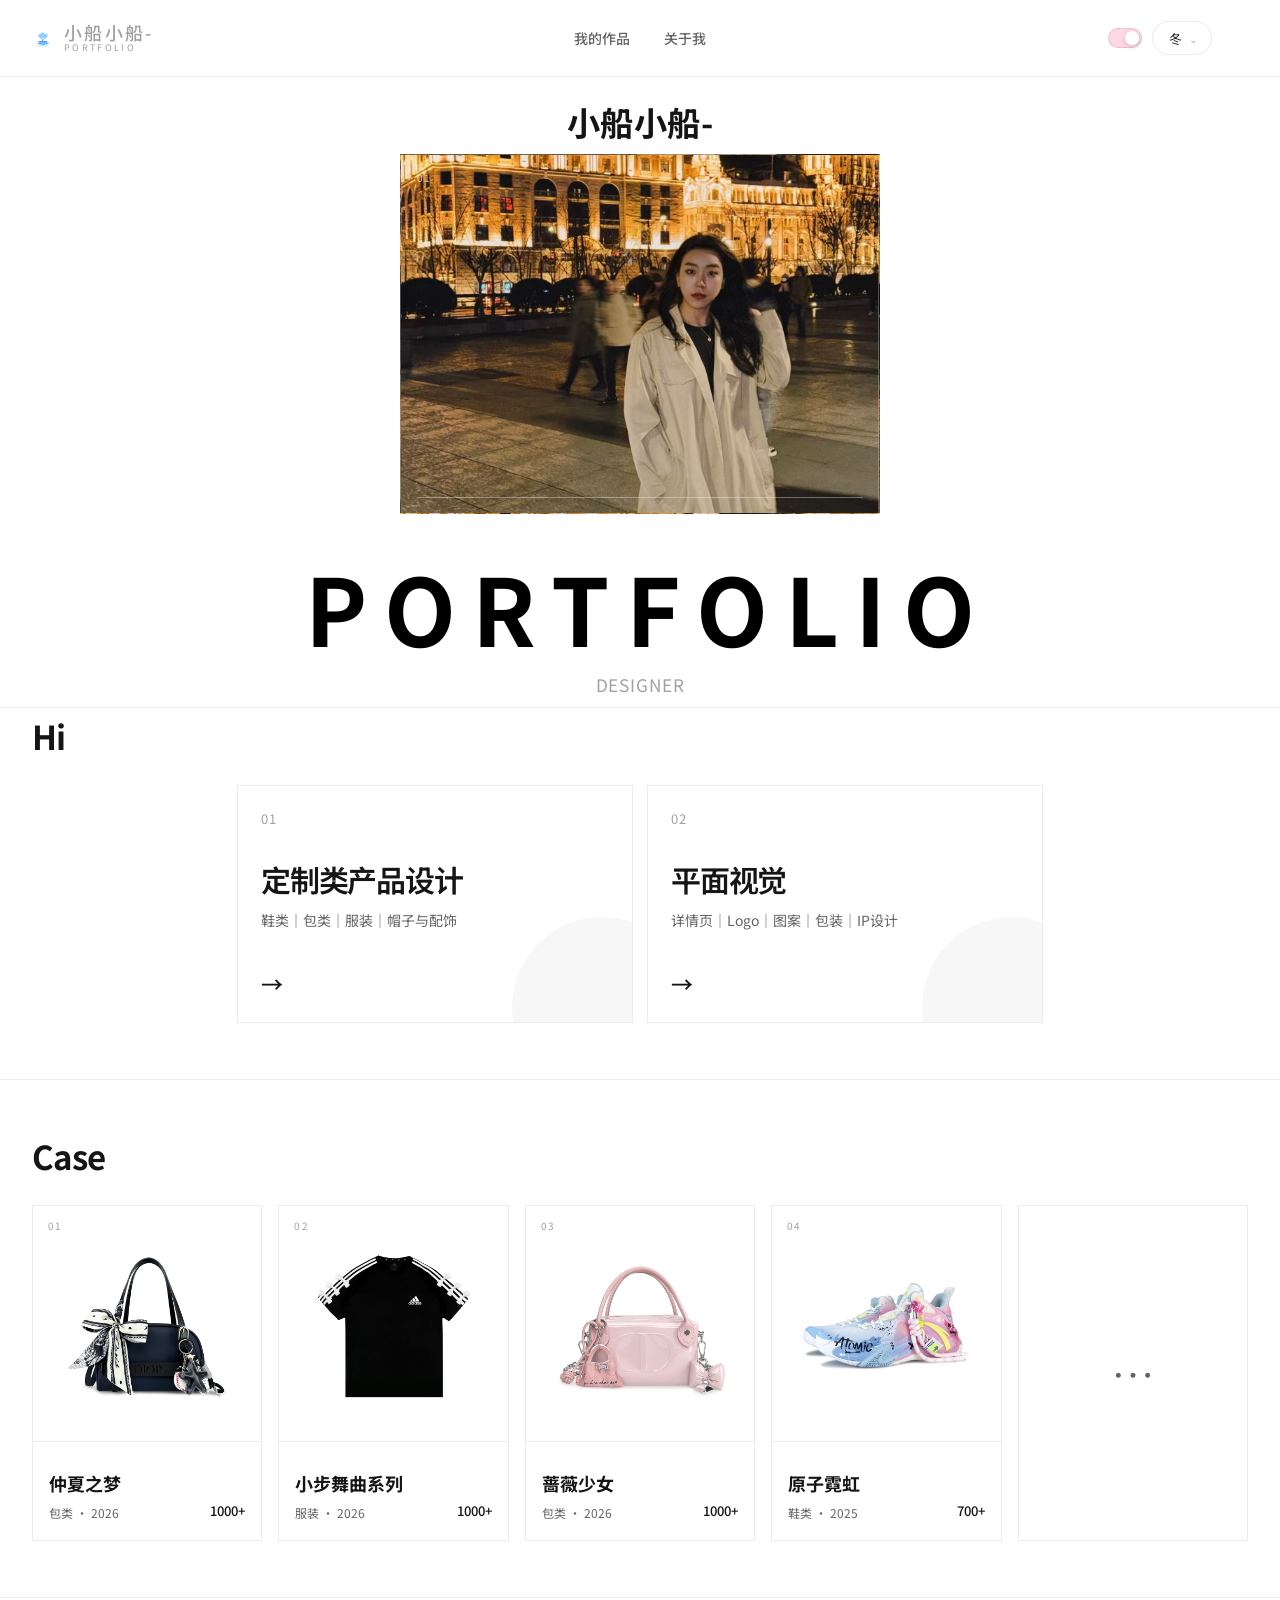
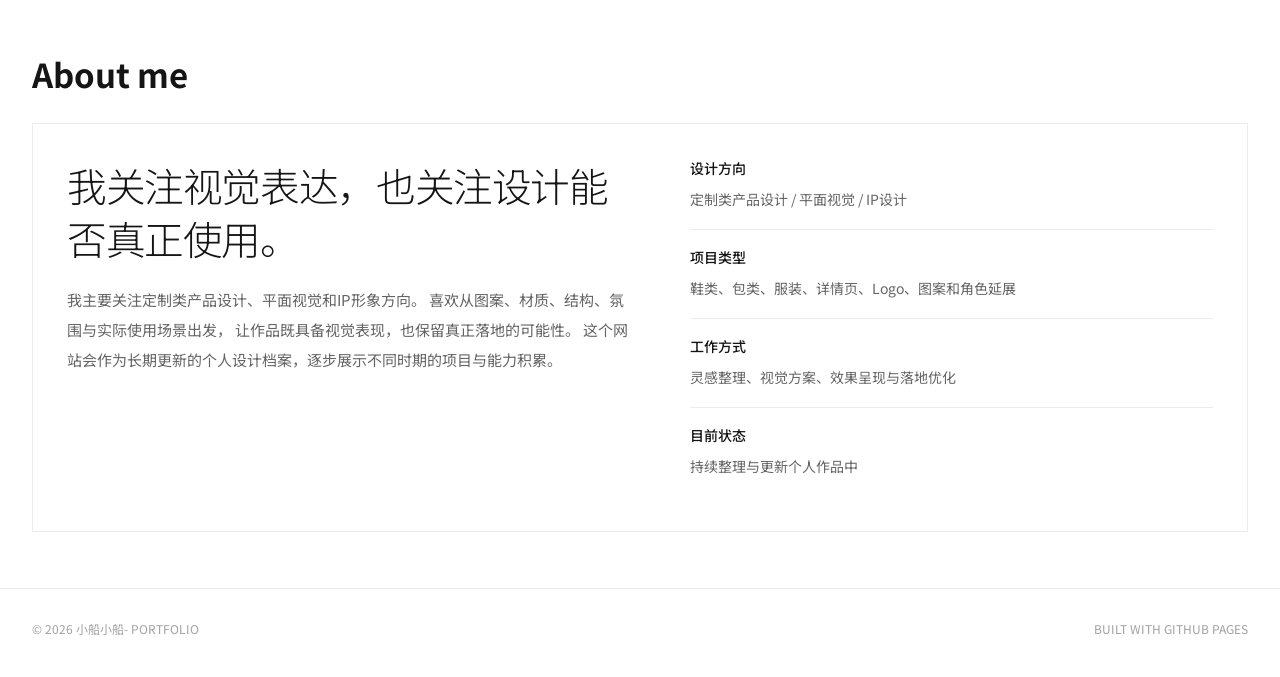
<file: index.html>
<!DOCTYPE html>
<html lang="zh-CN">
<head>
  <meta charset="UTF-8">
  <meta name="viewport" content="width=device-width, initial-scale=1.0">
  <meta name="description" content="小船小船-个人设计作品集">
  <title>小船小船-｜设计作品集</title>
  <script>
    (() => {
      const navigation =
        performance.getEntriesByType &&
        performance.getEntriesByType("navigation")[0];

      if (navigation && navigation.type === "reload") {
        history.scrollRestoration = "manual";

        const returnToTop = () => {
          window.scrollTo(0, 0);
        };

        returnToTop();
        window.addEventListener("pageshow", returnToTop, { once: true });
        window.addEventListener("load", returnToTop, { once: true });
      }
    })();
  </script>
  <link rel="stylesheet" href="styles.css?v=20260802-product-image-contain-v1">
  <link rel="icon" href="data:image/svg+xml,%3Csvg xmlns='http://www.w3.org/2000/svg' viewBox='0 0 64 64'%3E%3Cpath d='M13 46C15.5 49.5 21.5 52 32 52C42.5 52 48.5 49.5 51 46H13Z' fill='%236EB8FF'/%3E%3Cpath d='M18 41H46L42.5 46H21.5L18 41Z' fill='%234F9FFF'/%3E%3Cpath d='M31 18V41' stroke='%234F9FFF' stroke-width='3.6' stroke-linecap='round'/%3E%3Cpath d='M32 21C36 17.5 42 18.2 44.4 22.2C46.8 26.2 44.4 31.2 32 38C19.6 31.2 17.2 26.2 19.6 22.2C22 18.2 28 17.5 32 21Z' fill='%238ED0FF'/%3E%3Cpath d='M17 54C22 56.4 27 56.4 32 54' stroke='%23B6DEFF' stroke-width='2.8' stroke-linecap='round'/%3E%3Cpath d='M32 54C37 56.4 42 56.4 47 54' stroke='%23B6DEFF' stroke-width='2.8' stroke-linecap='round'/%3E%3Ccircle cx='32' cy='33' r='2.5' fill='%23FFF1B5'/%3E%3C/svg%3E">
</head>
<body>

<header class="site-header">
  <div class="container header-inner">
    <a class="header-brand" href="index.html" aria-label="返回首页">
  <span class="header-brand-icon" aria-hidden="true">
    <svg viewBox="0 0 64 64" fill="none" xmlns="http://www.w3.org/2000/svg">
      <path d="M13 46C15.5 49.5 21.5 52 32 52C42.5 52 48.5 49.5 51 46H13Z" fill="#6EB8FF"/>
      <path d="M18 41H46L42.5 46H21.5L18 41Z" fill="#4F9FFF"/>
      <path d="M31 18V41" stroke="#4F9FFF" stroke-width="3.6" stroke-linecap="round"/>
      <path d="M32 21C36 17.5 42 18.2 44.4 22.2C46.8 26.2 44.4 31.2 32 38C19.6 31.2 17.2 26.2 19.6 22.2C22 18.2 28 17.5 32 21Z" fill="#8ED0FF"/>
      <path d="M17 54C22 56.4 27 56.4 32 54" stroke="#B6DEFF" stroke-width="2.8" stroke-linecap="round"/>
      <path d="M32 54C37 56.4 42 56.4 47 54" stroke="#B6DEFF" stroke-width="2.8" stroke-linecap="round"/>
      <circle cx="32" cy="33" r="2.5" fill="#FFF1B5"/>
    </svg>
  </span>
  <span class="header-brand-text">
    <strong>小船小船-</strong>
    <span>PORTFOLIO</span>
  </span>
</a>

    <nav class="site-nav" id="siteNav">
      <a href="#hi-title">我的作品</a>
      <a href="#home-about">关于我</a>
    </nav>

    <div class="header-tools">
      <button class="season-switch" id="seasonSwitch" type="button" aria-label="切换飘散动效开关" aria-pressed="true">
        <span class="season-switch-track"><span class="season-switch-knob"></span></span>
      </button>
      <div class="season-dropdown" id="seasonDropdown">
        <button class="season-dropdown-trigger" id="seasonDropdownTrigger" type="button" aria-haspopup="listbox" aria-expanded="false">
          <span class="season-dropdown-label" id="seasonCurrentLabel">春</span>
          <span class="season-dropdown-arrow" aria-hidden="true">⌄</span>
        </button>
        <div class="season-dropdown-menu" id="seasonDropdownMenu" role="listbox" aria-label="选择季节">
          <button class="season-option" type="button" data-season="spring" role="option">春</button>
          <button class="season-option" type="button" data-season="summer" role="option">夏</button>
          <button class="season-option" type="button" data-season="autumn" role="option">秋</button>
          <button class="season-option" type="button" data-season="winter" role="option">冬</button>
        </div>
      </div>
    </div>

    <button class="menu-button" id="menuButton" type="button" aria-label="打开导航菜单">
      <span class="menu-line"></span>
    </button>
  </div>
</header>

<div
  class="season-effect-layer"
  id="seasonEffectLayer"
  aria-hidden="true"
></div>

<main id="top">

  <section class="hero">
    <div class="container hero-grid">
      <div class="hero-left">

        <h1 class="hero-name">小船小船-</h1>

        <div class="hero-photo-wrap">
          <div
            class="hero-photo"
            role="img"
            aria-label="首页个人照片"
          ></div>
          <div class="photo-bubble" id="photoBubble" hidden></div>
        </div>

        <div class="hero-lockup">
          <div class="hero-portfolio">PORTFOLIO</div>

          <div class="hero-meta">
            <span>Designer</span>
          </div>
        </div>

      </div>
    </div>
  </section>

  <section class="section" id="categories">
    <div class="container">
      <div class="section-header">
        <h2 class="section-title" id="hi-title">Hi</h2>
      </div>

      <div class="category-grid">
        <a class="category-card" href="custom.html">
          <div class="category-number">01</div>
          <div class="category-content">
            <h3 class="category-name">定制类产品设计</h3>
            <p class="category-detail">鞋类｜包类｜服装｜帽子与配饰</p>
          </div>
          <div class="category-arrow">→</div>
        </a>

        <a class="category-card" href="visual.html">
          <div class="category-number">02</div>
          <div class="category-content">
            <h3 class="category-name">平面视觉</h3>
            <p class="category-detail">详情页｜Logo｜图案｜包装｜IP设计</p>
          </div>
          <div class="category-arrow">→</div>
        </a>

        
      </div>
    </div>
  </section>

  <section class="section featured-section" id="featured">
    <div class="container">
      <div class="section-header">
        <h2 class="section-title">Case</h2>
      </div>

      <div
        class="product-grid"
        id="featuredProductGrid"
      ></div>

      <div
        class="products-empty"
        id="featuredProductsEmpty"
        hidden
      >
        精选产品正在整理中。
      </div>
    </div>
  </section>

  <section class="section" id="home-about">
    <div class="container">

      <div class="section-header">
        <h2 class="section-title">About me</h2>
      </div>

      <div class="about-home-panel">
        <div class="about-home-grid">

          <div>
            <h3 class="about-home-title">
              我关注视觉表达，也关注设计能否真正使用。
            </h3>

            <p class="about-home-copy">
              我主要关注定制类产品设计、平面视觉和IP形象方向。
              喜欢从图案、材质、结构、氛围与实际使用场景出发，
              让作品既具备视觉表现，也保留真正落地的可能性。
              这个网站会作为长期更新的个人设计档案，逐步展示不同时期的项目与能力积累。
            </p>
          </div>

          <div class="about-home-list">

            <div class="about-home-item">
              <strong>设计方向</strong>
              <span>定制类产品设计 / 平面视觉 / IP设计</span>
            </div>

            <div class="about-home-item">
              <strong>项目类型</strong>
              <span>鞋类、包类、服装、详情页、Logo、图案和角色延展</span>
            </div>

            <div class="about-home-item">
              <strong>工作方式</strong>
              <span>灵感整理、视觉方案、效果呈现与落地优化</span>
            </div>

            <div class="about-home-item">
              <strong>目前状态</strong>
              <span>持续整理与更新个人作品中</span>
            </div>

          </div>
        </div>
      </div>

    </div>
  </section>


</main>

<footer class="site-footer">
  <div class="container footer-inner">
    <span>© <span id="currentYear"></span> 小船小船- PORTFOLIO</span>
    <span>BUILT WITH GITHUB PAGES</span>
  </div>
</footer>
<script src="script.js?v=20260801-bubble-random-cute-v1"></script>
<script src="seasonal-effects.js?v=20260801-home-update-v2"></script>
<script src="products-data.js?v=20260802-case-fixed-order-v2"></script>
<script src="products-ui.js?v=20260802-case-fixed-order-v2"></script>

</body>
</html>
</file>
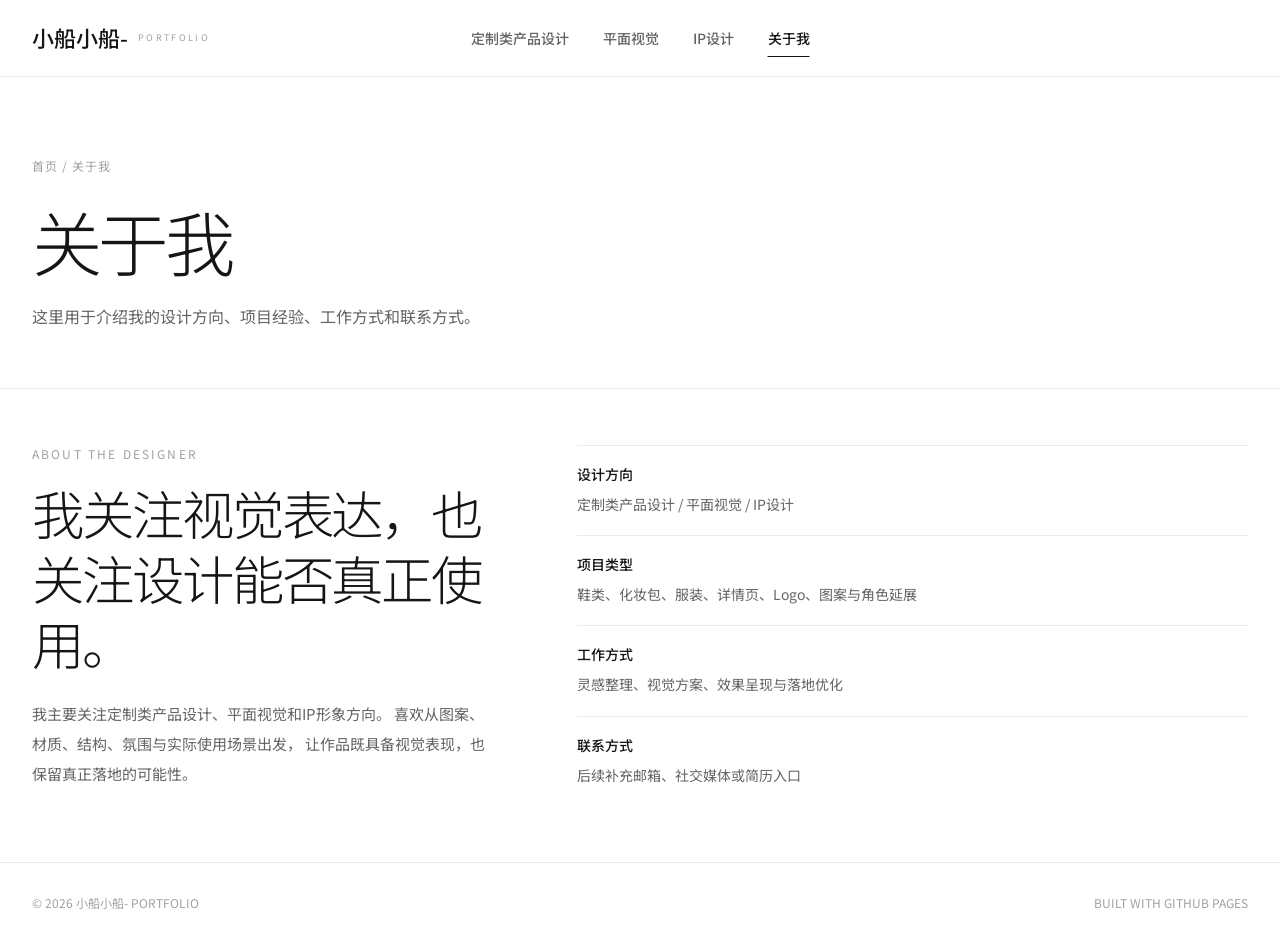
<file: about.html>
<!DOCTYPE html>
<html lang="zh-CN">
<head>
  <meta charset="UTF-8">
  <meta name="viewport" content="width=device-width, initial-scale=1.0">
  <title>关于我｜小船小船-</title>
  <link rel="stylesheet" href="styles.css">
</head>
<body>

<header class="site-header">
  <div class="container header-inner">
    <a class="header-brand" href="index.html">
      <strong>小船小船-</strong>
      <span>PORTFOLIO</span>
    </a>

    <nav class="site-nav" id="siteNav">
      <a href="custom.html" >定制类产品设计</a>
      <a href="visual.html" >平面视觉</a>
      <a href="ip.html" >IP设计</a>
      <a href="about.html" aria-current='page'>关于我</a>
    </nav>

    <button class="menu-button" id="menuButton" type="button" aria-label="打开导航菜单">
      <span class="menu-line"></span>
    </button>
  </div>
</header>

<main>
  <section class="page-hero">
    <div class="container">
      <div class="breadcrumb"><a href="index.html">首页</a> / 关于我</div>
      <h1 class="page-title">关于我</h1>
      <p class="page-intro">
        这里用于介绍我的设计方向、项目经验、工作方式和联系方式。
      </p>
    </div>
  </section>

  <section class="section">
    <div class="container about-page-grid">
      <div>
        <div class="eyebrow">ABOUT THE DESIGNER</div>
        <h2 class="about-title">我关注视觉表达，也关注设计能否真正使用。</h2>
        <p class="about-copy">
          我主要关注定制类产品设计、平面视觉和IP形象方向。
          喜欢从图案、材质、结构、氛围与实际使用场景出发，
          让作品既具备视觉表现，也保留真正落地的可能性。
        </p>
      </div>

      <div class="about-facts">
        <div class="about-fact">
          <strong>设计方向</strong>
          <span>定制类产品设计 / 平面视觉 / IP设计</span>
        </div>
        <div class="about-fact">
          <strong>项目类型</strong>
          <span>鞋类、化妆包、服装、详情页、Logo、图案与角色延展</span>
        </div>
        <div class="about-fact">
          <strong>工作方式</strong>
          <span>灵感整理、视觉方案、效果呈现与落地优化</span>
        </div>
        <div class="about-fact">
          <strong>联系方式</strong>
          <span>后续补充邮箱、社交媒体或简历入口</span>
        </div>
      </div>
    </div>
  </section>
</main>

<footer class="site-footer">
  <div class="container footer-inner">
    <span>© <span id="currentYear"></span> 小船小船- PORTFOLIO</span>
    <span>BUILT WITH GITHUB PAGES</span>
  </div>
</footer>
<script src="script.js"></script>

</body>
</html>
</file>
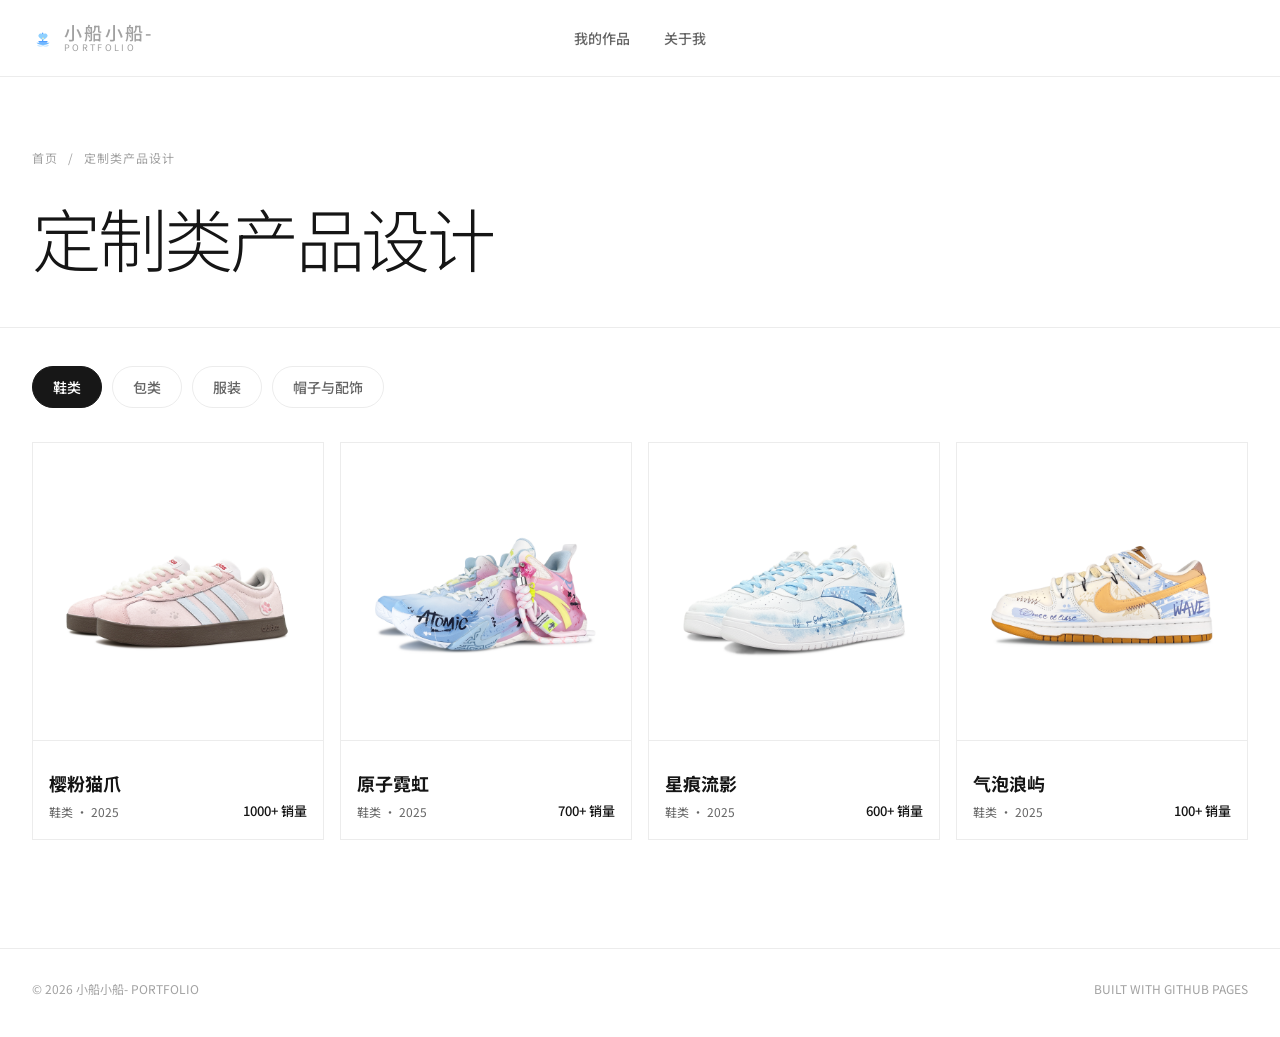
<file: custom.html>
<!DOCTYPE html>
<html lang="zh-CN">
<head>
  <meta charset="UTF-8">
  <meta name="viewport" content="width=device-width, initial-scale=1.0">
  <meta
    name="description"
    content="小船小船-定制类产品设计作品"
  >
  <title>定制类产品设计｜小船小船-</title>
  <link
    rel="stylesheet"
    href="styles.css?v=20260802-product-image-contain-v1"
  >
  <link rel="icon" href="data:image/svg+xml,%3Csvg xmlns='http://www.w3.org/2000/svg' viewBox='0 0 64 64'%3E%3Cpath d='M13 46C15.5 49.5 21.5 52 32 52C42.5 52 48.5 49.5 51 46H13Z' fill='%236EB8FF'/%3E%3Cpath d='M18 41H46L42.5 46H21.5L18 41Z' fill='%234F9FFF'/%3E%3Cpath d='M31 18V41' stroke='%234F9FFF' stroke-width='3.6' stroke-linecap='round'/%3E%3Cpath d='M32 21C36 17.5 42 18.2 44.4 22.2C46.8 26.2 44.4 31.2 32 38C19.6 31.2 17.2 26.2 19.6 22.2C22 18.2 28 17.5 32 21Z' fill='%238ED0FF'/%3E%3Cpath d='M17 54C22 56.4 27 56.4 32 54' stroke='%23B6DEFF' stroke-width='2.8' stroke-linecap='round'/%3E%3Cpath d='M32 54C37 56.4 42 56.4 47 54' stroke='%23B6DEFF' stroke-width='2.8' stroke-linecap='round'/%3E%3Ccircle cx='32' cy='33' r='2.5' fill='%23FFF1B5'/%3E%3C/svg%3E">
</head>

<body>

<header class="site-header">
  <div class="container header-inner">

    <a class="header-brand" href="index.html" aria-label="返回首页">
  <span class="header-brand-icon" aria-hidden="true">
    <svg viewBox="0 0 64 64" fill="none" xmlns="http://www.w3.org/2000/svg">
      <path d="M13 46C15.5 49.5 21.5 52 32 52C42.5 52 48.5 49.5 51 46H13Z" fill="#6EB8FF"/>
      <path d="M18 41H46L42.5 46H21.5L18 41Z" fill="#4F9FFF"/>
      <path d="M31 18V41" stroke="#4F9FFF" stroke-width="3.6" stroke-linecap="round"/>
      <path d="M32 21C36 17.5 42 18.2 44.4 22.2C46.8 26.2 44.4 31.2 32 38C19.6 31.2 17.2 26.2 19.6 22.2C22 18.2 28 17.5 32 21Z" fill="#8ED0FF"/>
      <path d="M17 54C22 56.4 27 56.4 32 54" stroke="#B6DEFF" stroke-width="2.8" stroke-linecap="round"/>
      <path d="M32 54C37 56.4 42 56.4 47 54" stroke="#B6DEFF" stroke-width="2.8" stroke-linecap="round"/>
      <circle cx="32" cy="33" r="2.5" fill="#FFF1B5"/>
    </svg>
  </span>
  <span class="header-brand-text">
    <strong>小船小船-</strong>
    <span>PORTFOLIO</span>
  </span>
</a>

    <nav class="site-nav" id="siteNav">
      <a href="index.html#hi-title">我的作品</a>
      <a href="index.html#home-about">关于我</a>
    </nav>

    <button
      class="menu-button"
      id="menuButton"
      type="button"
      aria-label="打开导航菜单"
    >
      <span class="menu-line"></span>
    </button>

  </div>
</header>

<main>

  <section class="custom-page-head">
    <div class="container">

      <div class="breadcrumb">
        <a href="index.html">首页</a>
        <span>/</span>
        <span>定制类产品设计</span>
      </div>

      <div class="custom-head-grid">

        <h1 class="custom-page-title">
          定制类产品设计
        </h1>

      </div>
    </div>
  </section>

  <section class="custom-products-section">
    <div class="container">

      <div
        class="custom-filter"
        role="tablist"
        aria-label="产品分类"
      >
        <button
          class="custom-filter-button active"
          type="button"
          role="tab"
          aria-selected="true"
          data-category="鞋类"
        >
          鞋类
        </button>

        <button
          class="custom-filter-button"
          type="button"
          role="tab"
          aria-selected="false"
          data-category="包类"
        >
          包类
        </button>

        <button
          class="custom-filter-button"
          type="button"
          role="tab"
          aria-selected="false"
          data-category="服装"
        >
          服装
        </button>

        <button
          class="custom-filter-button"
          type="button"
          role="tab"
          aria-selected="false"
          data-category="帽子与配饰"
        >
          帽子与配饰
        </button>
      </div>

      <div
        class="custom-product-grid"
        id="customProductGrid"
      ></div>

      <div
        class="products-empty"
        id="customProductsEmpty"
        hidden
      >
        该分类的产品正在整理中。
      </div>

    </div>
  </section>

</main>

<footer class="site-footer">
  <div class="container footer-inner">
    <span>
      © <span id="currentYear"></span>
      小船小船- PORTFOLIO
    </span>
    <span>
      BUILT WITH GITHUB PAGES
    </span>
  </div>
</footer>

<script src="script.js?v=20260801-home-update-v2"></script>
<script src="products-data.js?v=20260802-case-fixed-order-v2"></script>
<script src="products-ui.js?v=20260802-case-fixed-order-v2"></script>

</body>
</html>
</file>
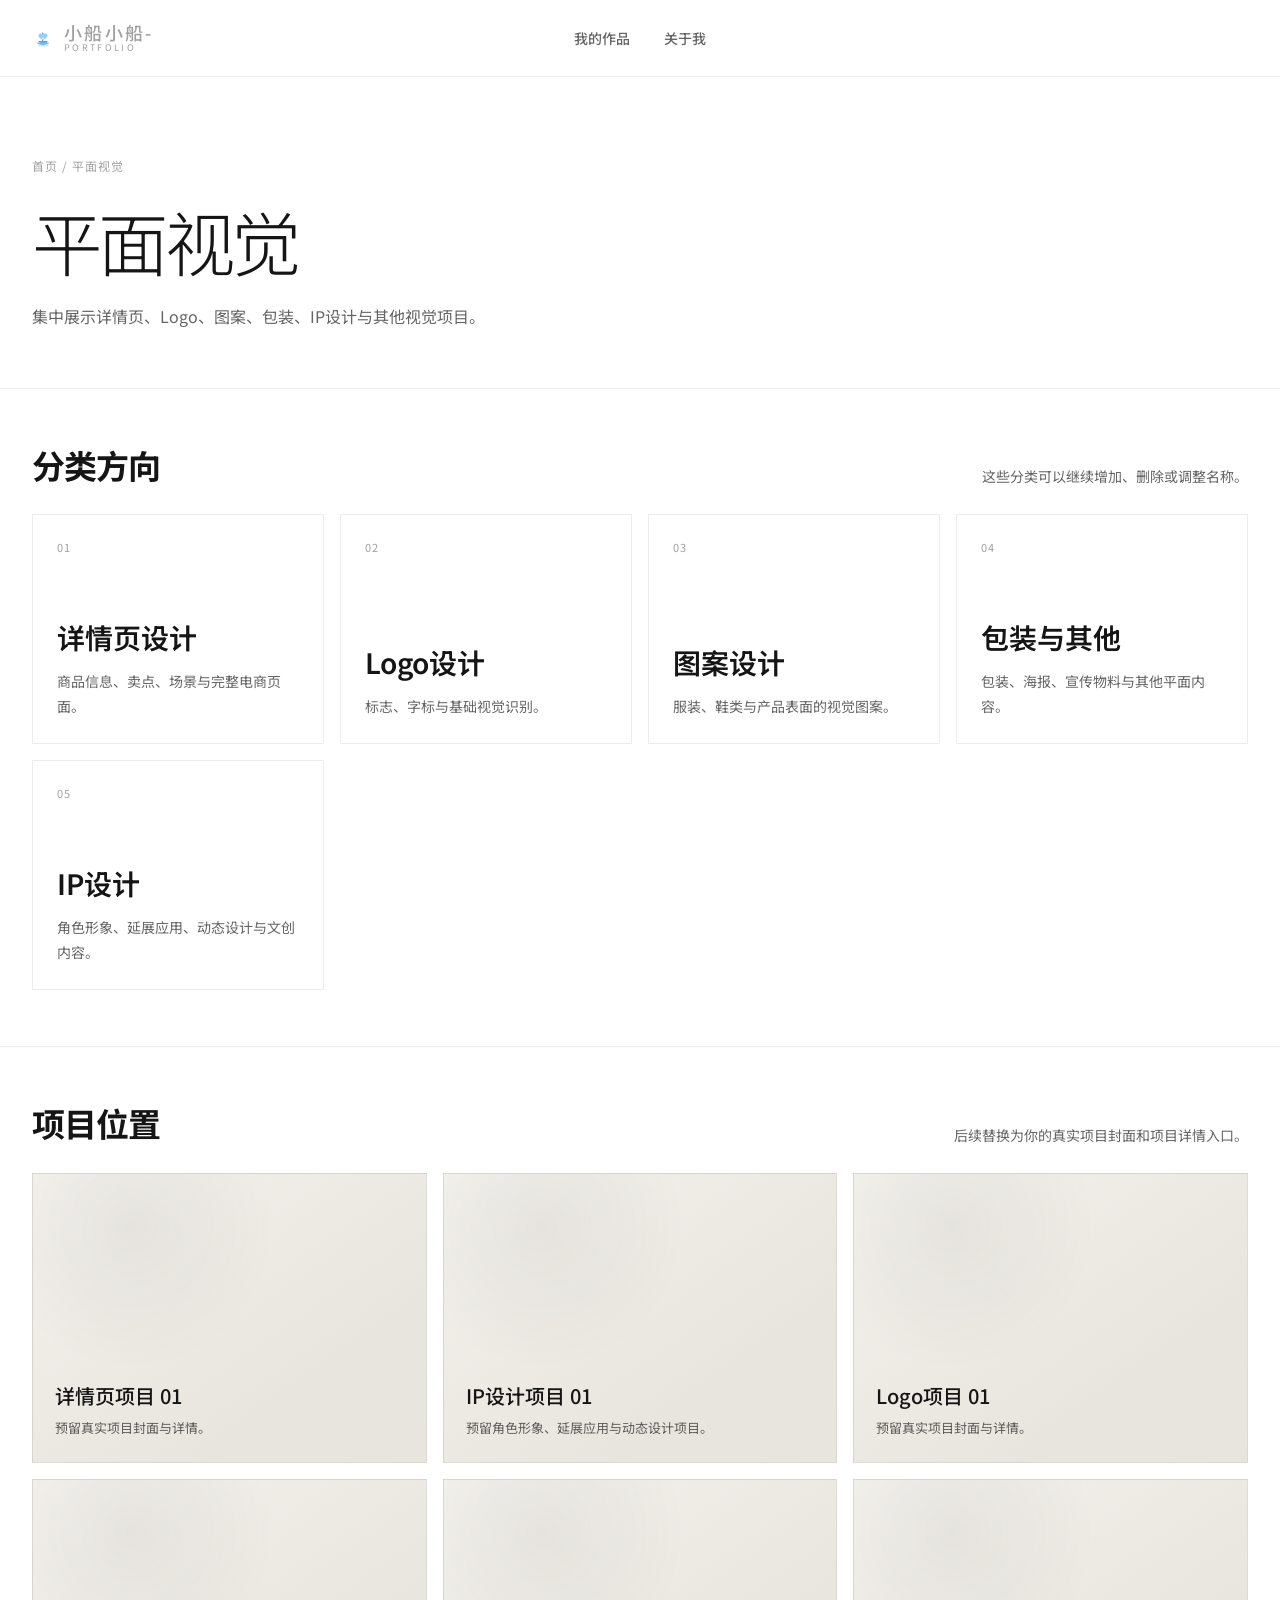
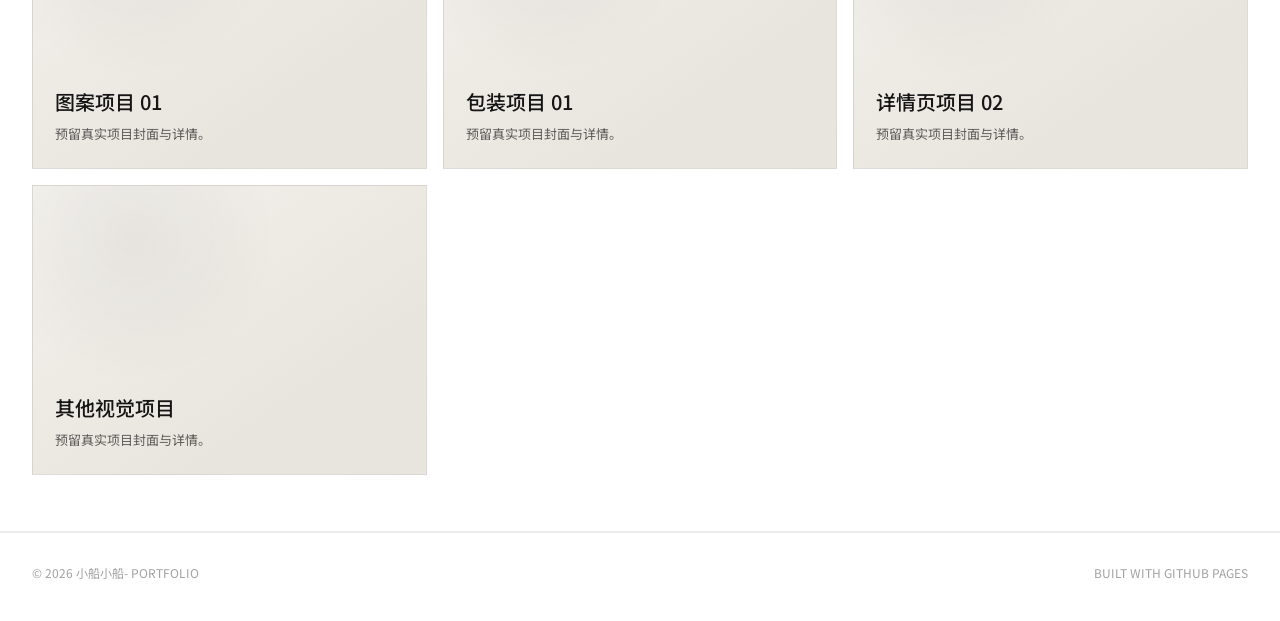
<file: ip.html>
<!DOCTYPE html>
<html lang="zh-CN">
<head>
  <meta charset="UTF-8">
  <meta name="viewport" content="width=device-width, initial-scale=1.0">
  <meta http-equiv="refresh" content="0; url=visual.html#ip-design">
  <title>正在前往平面视觉｜小船小船-</title>
  <link rel="canonical" href="visual.html#ip-design">
</head>
<body>
  <p>
    IP设计已合并到
    <a href="visual.html#ip-design">平面视觉</a>。
  </p>
  <script>
    window.location.replace("visual.html#ip-design");
  </script>
</body>
</html>
</file>
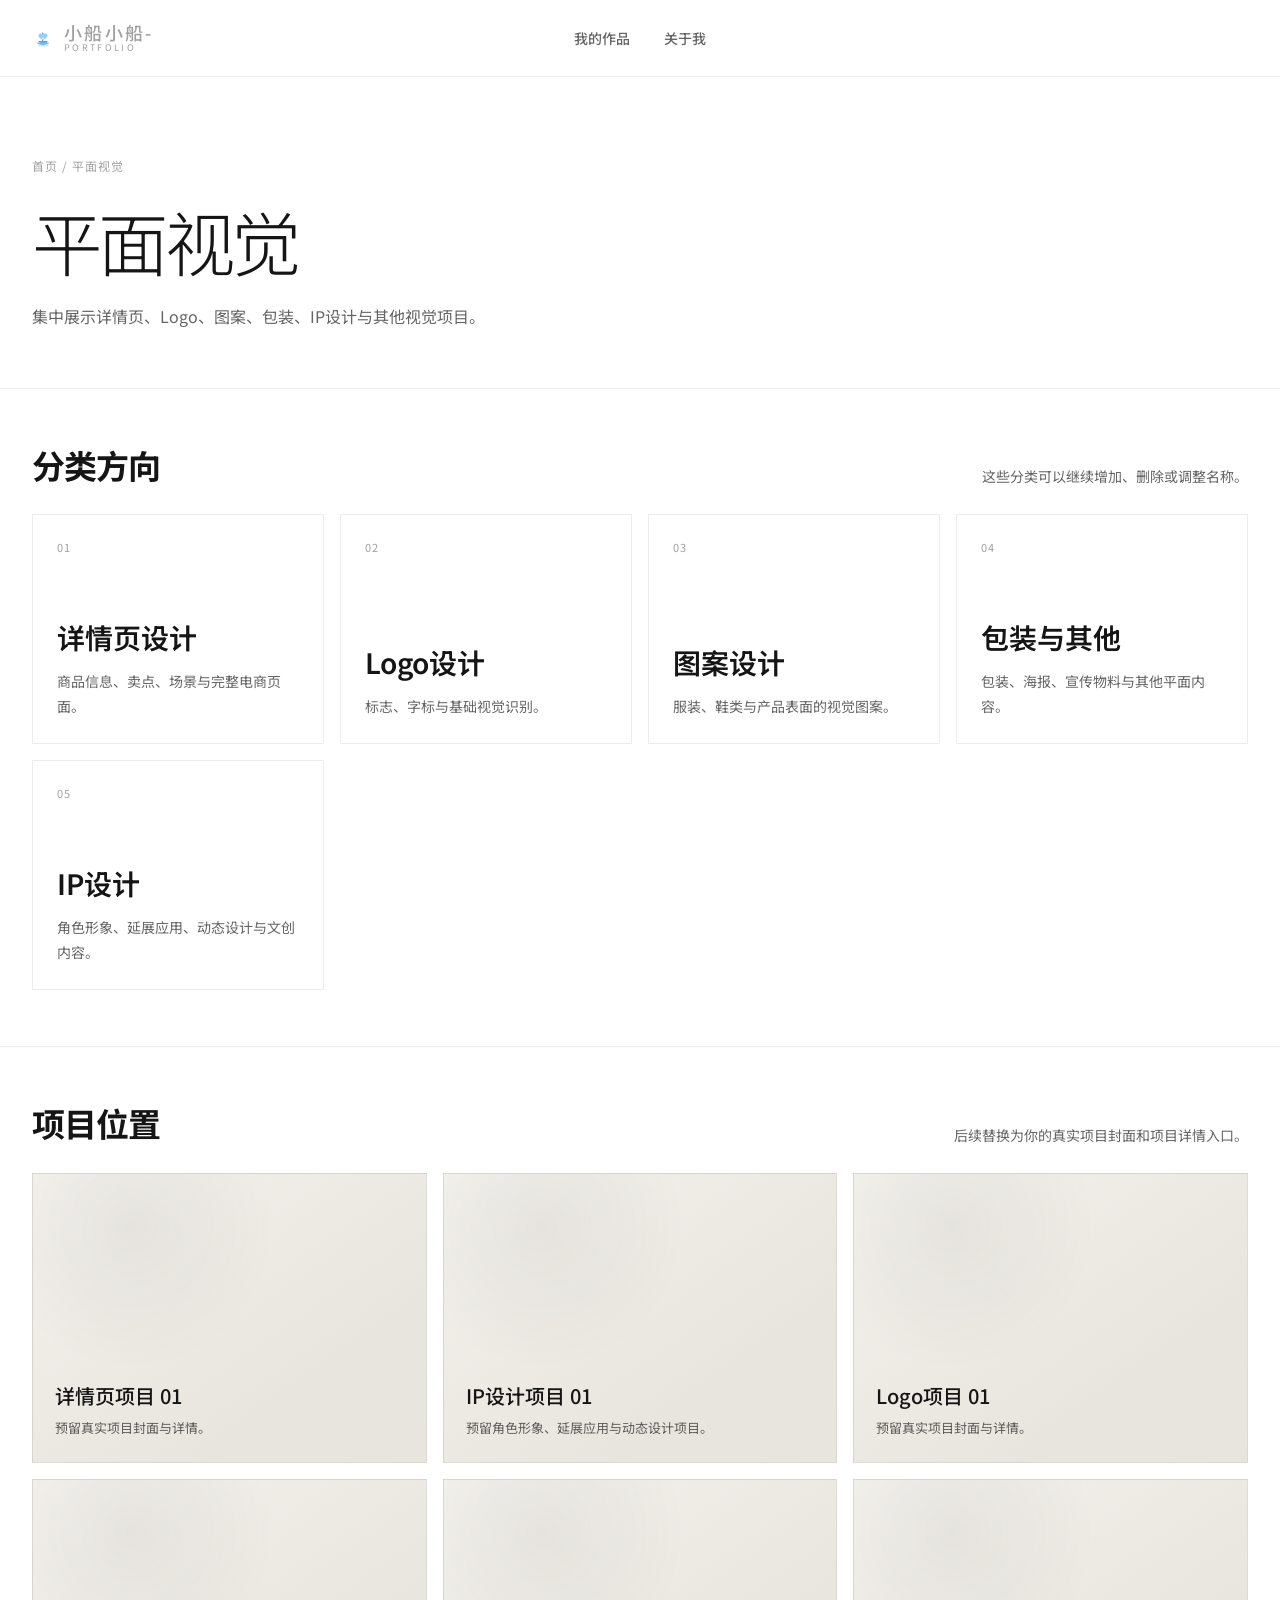
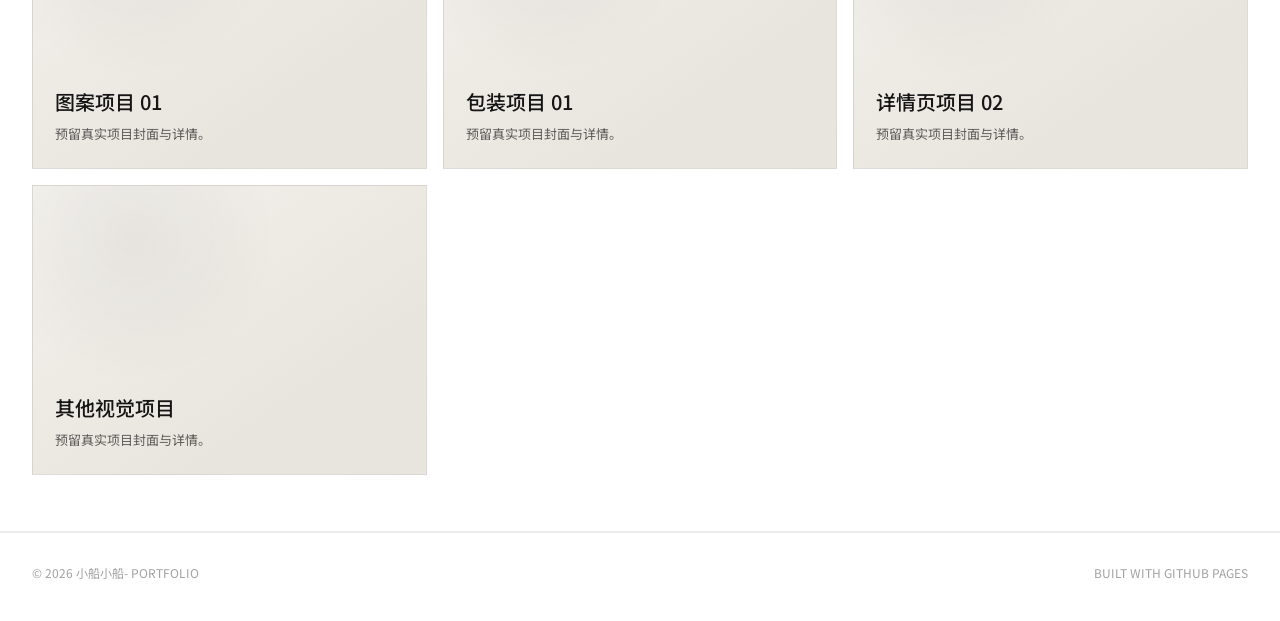
<file: visual.html>
<!DOCTYPE html>
<html lang="zh-CN">
<head>
  <meta charset="UTF-8">
  <meta name="viewport" content="width=device-width, initial-scale=1.0">
  <title>平面视觉｜小船小船-</title>
  <link rel="stylesheet" href="styles.css?v=20260802-product-image-contain-v1">
  <link rel="icon" href="data:image/svg+xml,%3Csvg xmlns='http://www.w3.org/2000/svg' viewBox='0 0 64 64'%3E%3Cpath d='M13 46C15.5 49.5 21.5 52 32 52C42.5 52 48.5 49.5 51 46H13Z' fill='%236EB8FF'/%3E%3Cpath d='M18 41H46L42.5 46H21.5L18 41Z' fill='%234F9FFF'/%3E%3Cpath d='M31 18V41' stroke='%234F9FFF' stroke-width='3.6' stroke-linecap='round'/%3E%3Cpath d='M32 21C36 17.5 42 18.2 44.4 22.2C46.8 26.2 44.4 31.2 32 38C19.6 31.2 17.2 26.2 19.6 22.2C22 18.2 28 17.5 32 21Z' fill='%238ED0FF'/%3E%3Cpath d='M17 54C22 56.4 27 56.4 32 54' stroke='%23B6DEFF' stroke-width='2.8' stroke-linecap='round'/%3E%3Cpath d='M32 54C37 56.4 42 56.4 47 54' stroke='%23B6DEFF' stroke-width='2.8' stroke-linecap='round'/%3E%3Ccircle cx='32' cy='33' r='2.5' fill='%23FFF1B5'/%3E%3C/svg%3E">
</head>
<body>

<header class="site-header">
  <div class="container header-inner">
    <a class="header-brand" href="index.html" aria-label="返回首页">
  <span class="header-brand-icon" aria-hidden="true">
    <svg viewBox="0 0 64 64" fill="none" xmlns="http://www.w3.org/2000/svg">
      <path d="M13 46C15.5 49.5 21.5 52 32 52C42.5 52 48.5 49.5 51 46H13Z" fill="#6EB8FF"/>
      <path d="M18 41H46L42.5 46H21.5L18 41Z" fill="#4F9FFF"/>
      <path d="M31 18V41" stroke="#4F9FFF" stroke-width="3.6" stroke-linecap="round"/>
      <path d="M32 21C36 17.5 42 18.2 44.4 22.2C46.8 26.2 44.4 31.2 32 38C19.6 31.2 17.2 26.2 19.6 22.2C22 18.2 28 17.5 32 21Z" fill="#8ED0FF"/>
      <path d="M17 54C22 56.4 27 56.4 32 54" stroke="#B6DEFF" stroke-width="2.8" stroke-linecap="round"/>
      <path d="M32 54C37 56.4 42 56.4 47 54" stroke="#B6DEFF" stroke-width="2.8" stroke-linecap="round"/>
      <circle cx="32" cy="33" r="2.5" fill="#FFF1B5"/>
    </svg>
  </span>
  <span class="header-brand-text">
    <strong>小船小船-</strong>
    <span>PORTFOLIO</span>
  </span>
</a>

    <nav class="site-nav" id="siteNav">
      <a href="index.html#hi-title">我的作品</a>
      <a href="index.html#home-about">关于我</a>
    </nav>

    <button class="menu-button" id="menuButton" type="button" aria-label="打开导航菜单">
      <span class="menu-line"></span>
    </button>
  </div>
</header>

<main>
  <section class="page-hero">
    <div class="container">
      <div class="breadcrumb"><a href="index.html">首页</a> / 平面视觉</div>
      <h1 class="page-title">平面视觉</h1>
      <p class="page-intro">集中展示详情页、Logo、图案、包装、IP设计与其他视觉项目。</p>
    </div>
  </section>

  <section class="section">
    <div class="container">
      <div class="section-header">
        <h2 class="section-title">分类方向</h2>
        <p class="section-description">这些分类可以继续增加、删除或调整名称。</p>
      </div>
      <div class="subcategory-grid">
        
        <article class="subcategory-card">
          <span>01</span>
          <div>
            <h2>详情页设计</h2>
            <p>商品信息、卖点、场景与完整电商页面。</p>
          </div>
        </article>
        

        <article class="subcategory-card">
          <span>02</span>
          <div>
            <h2>Logo设计</h2>
            <p>标志、字标与基础视觉识别。</p>
          </div>
        </article>
        

        <article class="subcategory-card">
          <span>03</span>
          <div>
            <h2>图案设计</h2>
            <p>服装、鞋类与产品表面的视觉图案。</p>
          </div>
        </article>
        

        <article class="subcategory-card">
          <span>04</span>
          <div>
            <h2>包装与其他</h2>
            <p>包装、海报、宣传物料与其他平面内容。</p>
          </div>
        </article>

        <article class="subcategory-card" id="ip-design">
          <span>05</span>
          <div>
            <h2>IP设计</h2>
            <p>角色形象、延展应用、动态设计与文创内容。</p>
          </div>
        </article>
        
      </div>
    </div>
  </section>

  <section class="section featured-section">
    <div class="container">
      <div class="section-header">
        <h2 class="section-title">项目位置</h2>
        <p class="section-description">后续替换为你的真实项目封面和项目详情入口。</p>
      </div>
      <div class="placeholder-grid">
        
        <article class="placeholder-card">
          <h3>详情页项目 01</h3>
          <p>预留真实项目封面与详情。</p>
        </article>
        

        <article class="placeholder-card">
          <h3>IP设计项目 01</h3>
          <p>预留角色形象、延展应用与动态设计项目。</p>
        </article>

        <article class="placeholder-card">
          <h3>Logo项目 01</h3>
          <p>预留真实项目封面与详情。</p>
        </article>
        

        <article class="placeholder-card">
          <h3>图案项目 01</h3>
          <p>预留真实项目封面与详情。</p>
        </article>
        

        <article class="placeholder-card">
          <h3>包装项目 01</h3>
          <p>预留真实项目封面与详情。</p>
        </article>
        

        <article class="placeholder-card">
          <h3>详情页项目 02</h3>
          <p>预留真实项目封面与详情。</p>
        </article>
        

        <article class="placeholder-card">
          <h3>其他视觉项目</h3>
          <p>预留真实项目封面与详情。</p>
        </article>
        
      </div>
    </div>
  </section>
</main>

<footer class="site-footer">
  <div class="container footer-inner">
    <span>© <span id="currentYear"></span> 小船小船- PORTFOLIO</span>
    <span>BUILT WITH GITHUB PAGES</span>
  </div>
</footer>
<script src="script.js?v=20260801-home-update-v2"></script>

</body>
</html>
</file>
<file: styles.css>
@import url("https://fonts.googleapis.com/css2?family=Noto+Sans+SC:wght@300;400;500;600;700;800&display=swap");

:root {
  --font-sans: "Noto Sans SC", "Source Han Sans SC", "Noto Sans CJK SC", "思源黑体 CN", "思源黑体", "PingFang SC", "Microsoft YaHei", sans-serif;
  --weight-light: 300;
  --weight-regular: 400;
  --weight-medium: 500;
  --weight-semibold: 600;
  --weight-bold: 700;

  --bg: #f6f5f1;
  --bg-deep: #efede7;
  --panel: #ffffff;
  --panel-2: #f1efe9;

  --text: #171717;
  --text-soft: rgba(23, 23, 23, 0.62);
  --text-faint: rgba(23, 23, 23, 0.38);

  --line: rgba(23, 23, 23, 0.10);
  --line-strong: rgba(23, 23, 23, 0.20);
  --accent: #171717;

  --max-width: 1440px;
}

* {
  box-sizing: border-box;
}

html {
  scroll-behavior: smooth;
}

body {
  margin: 0;
  overflow-x: hidden;
  background:
    radial-gradient(circle at 72% 8%, rgba(255,255,255,0.035), transparent 30%),
    var(--bg);
  color: var(--text);
  font-family: var(--font-sans);
  font-weight: var(--weight-regular);
  font-synthesis: none;
  -webkit-font-smoothing: antialiased;
  -moz-osx-font-smoothing: grayscale;
}

body.menu-open {
  overflow: hidden;
}

a {
  color: inherit;
  text-decoration: none;
}

img {
  display: block;
  width: 100%;
}

button {
  color: inherit;
  font: inherit;
}

.container {
  width: min(var(--max-width), calc(100% - 64px));
  margin: 0 auto;
}

.site-header {
  position: sticky;
  top: 0;
  z-index: 100;
  background: rgba(11, 11, 14, 0.86);
  border-bottom: 1px solid var(--line);
  backdrop-filter: blur(16px);
}

.header-inner {
  min-height: 76px;
  display: flex;
  align-items: center;
  justify-content: space-between;
  gap: 32px;
}

.header-brand {
  display: inline-flex;
  align-items: baseline;
  gap: 12px;
  white-space: nowrap;
}

.header-brand strong {
  font-family: var(--font-sans);
  font-size: 22px;
  font-weight: var(--weight-medium);
}

.header-brand span {
  color: var(--text-faint);
  font-size: 9px;
  letter-spacing: 0.26em;
}

.site-nav {
  display: flex;
  align-items: center;
  gap: 34px;
}

.site-nav a {
  position: relative;
  color: var(--text-soft);
  font-size: 14px;
  transition: color 0.25s ease;
}

.site-nav a::after {
  content: "";
  position: absolute;
  left: 0;
  right: 100%;
  bottom: -9px;
  height: 1px;
  background: var(--text);
  transition: right 0.25s ease;
}

.site-nav a:hover,
.site-nav a[aria-current="page"] {
  color: var(--text);
}

.site-nav a:hover::after,
.site-nav a[aria-current="page"]::after {
  right: 0;
}

.menu-button {
  width: 42px;
  height: 42px;
  display: none;
  align-items: center;
  justify-content: center;
  padding: 0;
  background: transparent;
  border: 1px solid var(--line);
  border-radius: 50%;
  cursor: pointer;
}

.menu-line,
.menu-line::before,
.menu-line::after {
  width: 17px;
  height: 1px;
  display: block;
  background: var(--text);
}

.menu-line {
  position: relative;
}

.menu-line::before,
.menu-line::after {
  content: "";
  position: absolute;
  left: 0;
}

.menu-line::before { top: -5px; }
.menu-line::after { top: 5px; }

.hero {
  min-height: 520px;
  padding: 74px 0 64px;
  display: flex;
  align-items: center;
  border-bottom: 1px solid var(--line);
}

.hero-grid {
  width: 100%;
  display: grid;
  grid-template-columns: minmax(390px, 0.76fr) minmax(620px, 1.24fr);
  gap: clamp(72px, 8vw, 132px);
  align-items: center;
}

/*
  左侧新版式：
  上方为照片，下方为小型个人署名。
*/
.hero-left {
  padding-left: clamp(34px, 4vw, 72px);
  display: flex;
  flex-direction: column;
  align-items: flex-start;
  gap: 30px;
}

.hero-photo {
  position: relative;
  width: min(100%, 340px);
  aspect-ratio: 4 / 3;
  overflow: hidden;
  background:
    linear-gradient(
      to bottom,
      rgba(0, 0, 0, 0.02),
      rgba(0, 0, 0, 0.26)
    ),
    url("images/home-photo.jpg"),
    radial-gradient(
      circle at 38% 25%,
      rgba(255, 255, 255, 0.13),
      transparent 42%
    ),
    linear-gradient(
      145deg,
      #2b2b31,
      #111115 72%
    );
  background-position: center;
  background-size: cover;
  border: 1px solid var(--line);
}

.hero-photo::before {
  content: "01";
  position: absolute;
  top: 15px;
  left: 16px;
  color: var(--text-faint);
  font-size: 10px;
  letter-spacing: 0.14em;
}

.hero-photo::after {
  content: "";
  position: absolute;
  left: 16px;
  right: 16px;
  bottom: 15px;
  height: 1px;
  background: rgba(255, 255, 255, 0.13);
}

.hero-lockup {
  width: min(100%, 245px);
  min-height: 0;
  margin-left: clamp(42px, 4.6vw, 78px);
  padding: 0;
  display: flex;
  flex-direction: column;
  align-items: flex-start;
  justify-content: flex-start;
  border-left: 0;
}

.hero-name {
  margin: 0 0 11px;
  font-size: clamp(30px, 2.6vw, 42px);
  line-height: 1;
  font-weight: var(--weight-bold);
  letter-spacing: 0.015em;
}

.hero-portfolio {
  color: var(--text-soft);
  font-size: clamp(15px, 1.1vw, 18px);
  line-height: 1;
  letter-spacing: 0.30em;
}

.hero-meta {
  margin-top: 29px;
  display: flex;
  align-items: center;
  gap: 15px;
  color: var(--text-faint);
  font-size: 10px;
  letter-spacing: 0.13em;
  text-transform: uppercase;
}

.hero-meta span + span::before {
  content: "";
  width: 28px;
  height: 1px;
  display: inline-block;
  margin-right: 18px;
  vertical-align: middle;
  background: var(--line-strong);
}

.hero-kicker,
.eyebrow {
  margin-bottom: 18px;
  color: var(--text-faint);
  font-size: 12px;
  letter-spacing: 0.18em;
  text-transform: uppercase;
}

.hero-heading {
  max-width: 790px;
  margin: 0 0 27px;
  font-family: var(--font-sans);
  font-size: clamp(42px, 4.6vw, 70px);
  line-height: 1.18;
  font-weight: var(--weight-light);
  letter-spacing: -0.045em;
}

.hero-description {
  max-width: 650px;
  margin: 0 0 32px;
  color: var(--text-soft);
  font-size: 16px;
  line-height: 2;
}

.hero-actions {
  display: flex;
  align-items: center;
  gap: 14px;
  flex-wrap: wrap;
}

.button {
  min-width: 140px;
  min-height: 48px;
  display: inline-flex;
  align-items: center;
  justify-content: center;
  gap: 11px;
  padding: 0 22px;
  border: 1px solid var(--line);
  border-radius: 999px;
  font-size: 14px;
  transition:
    transform 0.25s ease,
    background 0.25s ease,
    border-color 0.25s ease;
}

.button:hover {
  transform: translateY(-2px);
  background: var(--panel);
  border-color: var(--line-strong);
}

.button-primary {
  color: #111;
  background: var(--text);
  border-color: var(--text);
}

.button-primary:hover {
  background: #fff;
  border-color: #fff;
}

.section {
  padding: 64px 0;
}

.section-header {
  margin-bottom: 28px;
  display: flex;
  align-items: flex-end;
  justify-content: space-between;
  gap: 36px;
}

.section-title {
  margin: 0;
  font-size: 33px;
  line-height: 1.25;
  font-weight: var(--weight-bold);
  letter-spacing: -0.03em;
}

.section-description {
  max-width: 600px;
  margin: 0;
  color: var(--text-soft);
  font-size: 14px;
  line-height: 1.85;
}

.category-grid {
  display: grid;
  grid-template-columns: repeat(4, 1fr);
  gap: 17px;
}

.category-card {
  position: relative;
  min-height: 255px;
  padding: 23px;
  display: flex;
  flex-direction: column;
  justify-content: space-between;
  overflow: hidden;
  background: linear-gradient(180deg, #16161b 0%, #101014 100%);
  border: 1px solid var(--line);
  transition:
    transform 0.3s ease,
    background 0.3s ease,
    border-color 0.3s ease;
}

.category-card::after {
  content: "";
  position: absolute;
  right: -60px;
  bottom: -75px;
  width: 180px;
  height: 180px;
  border-radius: 50%;
  background: rgba(255,255,255,0.025);
  transition: transform 0.35s ease, background 0.35s ease;
}

.category-card:hover {
  transform: translateY(-5px);
  background: linear-gradient(180deg, #1a1a20 0%, #121217 100%);
  border-color: var(--line-strong);
}

.category-card:hover::after {
  transform: scale(1.25);
  background: rgba(255,255,255,0.045);
}

.category-number,
.category-content,
.category-arrow {
  position: relative;
  z-index: 2;
}

.category-number {
  color: var(--text-faint);
  font-size: 13px;
  letter-spacing: 0.10em;
}

.category-name {
  margin: 0 0 12px;
  font-size: 30px;
  line-height: 1.15;
  font-weight: var(--weight-semibold);
  letter-spacing: -0.04em;
}

.category-detail {
  margin: 0;
  color: var(--text-soft);
  font-size: 14px;
  line-height: 1.8;
}

.category-arrow {
  color: var(--accent);
  font-size: 22px;
  transition: transform 0.25s ease;
}

.category-card:hover .category-arrow {
  transform: translateX(7px);
}

.featured-section {
  background: var(--bg-deep);
  border-top: 1px solid var(--line);
  border-bottom: 1px solid var(--line);
}

.product-grid {
  display: grid;
  grid-template-columns: repeat(4, minmax(0, 1fr));
  gap: 14px;
}

.product-card {
  overflow: hidden;
  background: var(--panel);
  border: 1px solid var(--line);
  transition: transform 0.3s ease, border-color 0.3s ease;
}

.product-card:hover {
  transform: translateY(-5px);
  border-color: var(--line-strong);
}

.product-image {
  position: relative;
  aspect-ratio: 1 / 1.05;
  overflow: hidden;
  background:
    radial-gradient(circle at 24% 18%, rgba(214,208,196,0.18), transparent 36%),
    linear-gradient(145deg, #29292f, #111115 70%);
  border-bottom: 1px solid var(--line);
}

.product-index {
  position: absolute;
  top: 15px;
  left: 15px;
  z-index: 4;
  color: var(--text-faint);
  font-size: 10px;
  letter-spacing: 0.12em;
}

.product-placeholder {
  position: absolute;
  left: 50%;
  top: 52%;
  width: 74%;
  height: 54%;
  transform: translate(-50%, -50%);
  background: linear-gradient(140deg, #5b5b5b, #151515 72%);
  clip-path: polygon(
    3% 64%, 18% 35%, 40% 23%, 69% 34%,
    91% 62%, 99% 81%, 72% 91%, 20% 88%
  );
  filter: drop-shadow(0 24px 20px rgba(0,0,0,0.55));
}

.product-card:nth-child(2n) .product-placeholder {
  background: linear-gradient(140deg, #747474, #1a1a1a 72%);
}

.product-card:nth-child(3n) .product-placeholder {
  transform: translate(-50%, -50%) rotate(-4deg);
}

.product-info {
  padding: 15px 15px 17px;
}

.product-title {
  margin: 0 0 8px;
  font-size: 16px;
  line-height: 1.4;
  font-weight: var(--weight-medium);
}

.product-meta {
  display: flex;
  align-items: center;
  justify-content: space-between;
  gap: 12px;
  color: var(--text-soft);
  font-size: 11px;
}

.method-grid {
  display: grid;
  grid-template-columns: 1.25fr repeat(3, 1fr);
  gap: 16px;
}

.method-intro,
.method-card {
  min-height: 260px;
  padding: 28px;
  border: 1px solid var(--line);
  background: var(--panel);
}

.method-intro {
  display: flex;
  flex-direction: column;
  justify-content: space-between;
  background: var(--text);
  color: #111;
}

.method-intro h3 {
  max-width: 420px;
  margin: 0;
  font-family: var(--font-sans);
  font-size: clamp(34px, 3vw, 50px);
  line-height: 1.25;
  font-weight: var(--weight-light);
}

.method-intro p,
.method-card p {
  margin: 0;
  font-size: 13px;
  line-height: 1.9;
}

.method-intro p {
  max-width: 420px;
  color: rgba(17,17,17,0.62);
}

.method-card {
  display: flex;
  flex-direction: column;
}

.method-index {
  margin-bottom: auto;
  color: var(--text-faint);
  font-size: 11px;
  letter-spacing: 0.12em;
}

.method-card h3 {
  margin: 0 0 14px;
  font-size: 22px;
  font-weight: var(--weight-semibold);
}

.method-card p {
  color: var(--text-soft);
}

.about-strip {
  padding: 78px 0 90px;
  border-top: 1px solid var(--line);
}

.about-grid {
  display: grid;
  grid-template-columns: 0.85fr 1.35fr;
  gap: 90px;
  align-items: start;
}

.about-label {
  color: var(--text-faint);
  font-size: 11px;
  letter-spacing: 0.16em;
  text-transform: uppercase;
}

.about-title {
  max-width: 820px;
  margin: 0 0 24px;
  font-family: var(--font-sans);
  font-size: clamp(38px, 4.1vw, 64px);
  line-height: 1.24;
  font-weight: var(--weight-light);
  letter-spacing: -0.04em;
}

.about-copy {
  max-width: 720px;
  margin: 0;
  color: var(--text-soft);
  font-size: 15px;
  line-height: 2;
}



/* =========================
   首页关于我（恢复第一版排版）
========================= */

.about-home-panel {
  padding: 34px;
  background: linear-gradient(180deg, #141419 0%, #101014 100%);
  border: 1px solid var(--line);
}

.about-home-grid {
  display: grid;
  grid-template-columns: 1.08fr 1fr;
  gap: 58px;
}

.about-home-title {
  max-width: 570px;
  margin: 0 0 20px;
  font-family: var(--font-sans);
  font-size: clamp(30px, 3.1vw, 49px);
  line-height: 1.35;
  font-weight: var(--weight-light);
  letter-spacing: -0.035em;
}

.about-home-copy {
  max-width: 650px;
  margin: 0;
  color: var(--text-soft);
  font-size: 15px;
  line-height: 2;
}

.about-home-list {
  display: grid;
  gap: 0;
}

.about-home-item {
  padding: 17px 0;
  border-bottom: 1px solid var(--line);
}

.about-home-item:first-child {
  padding-top: 0;
}

.about-home-item:last-child {
  border-bottom: 0;
}

.about-home-item strong {
  display: block;
  margin-bottom: 8px;
  font-size: 14px;
  font-weight: 500;
}

.about-home-item span {
  color: var(--text-soft);
  font-size: 14px;
  line-height: 1.8;
}

.site-footer {
  padding: 31px 0 40px;
  color: var(--text-faint);
  font-size: 12px;
  border-top: 1px solid var(--line);
}

.footer-inner {
  display: flex;
  align-items: center;
  justify-content: space-between;
  gap: 30px;
}

.page-hero {
  padding: 80px 0 56px;
  border-bottom: 1px solid var(--line);
}

.breadcrumb {
  margin-bottom: 28px;
  color: var(--text-faint);
  font-size: 12px;
  letter-spacing: 0.08em;
}

.page-title {
  max-width: 900px;
  margin: 0 0 22px;
  font-family: var(--font-sans);
  font-size: clamp(48px, 5.5vw, 82px);
  line-height: 1.08;
  font-weight: var(--weight-light);
  letter-spacing: -0.05em;
}

.page-intro {
  max-width: 680px;
  margin: 0;
  color: var(--text-soft);
  font-size: 16px;
  line-height: 2;
}

.subcategory-grid {
  display: grid;
  grid-template-columns: repeat(4, 1fr);
  gap: 16px;
}

.subcategory-card {
  min-height: 230px;
  padding: 24px;
  display: flex;
  flex-direction: column;
  justify-content: space-between;
  background: var(--panel);
  border: 1px solid var(--line);
}

.subcategory-card span {
  color: var(--text-faint);
  font-size: 11px;
  letter-spacing: 0.12em;
}

.subcategory-card h2 {
  margin: 0 0 12px;
  font-size: 28px;
  font-weight: var(--weight-semibold);
}

.subcategory-card p {
  margin: 0;
  color: var(--text-soft);
  font-size: 14px;
  line-height: 1.8;
}

.placeholder-grid {
  display: grid;
  grid-template-columns: repeat(3, 1fr);
  gap: 16px;
}

.placeholder-card {
  min-height: 290px;
  padding: 22px;
  display: flex;
  flex-direction: column;
  justify-content: flex-end;
  background:
    radial-gradient(circle at 30% 20%, rgba(255,255,255,0.09), transparent 40%),
    linear-gradient(145deg, #26262d, #101014 72%);
  border: 1px solid var(--line);
}

.placeholder-card h3 {
  margin: 0 0 7px;
  font-size: 20px;
  font-weight: var(--weight-medium);
}

.placeholder-card p {
  margin: 0;
  color: var(--text-soft);
  font-size: 13px;
  line-height: 1.7;
}

.about-page-grid {
  display: grid;
  grid-template-columns: 0.9fr 1.3fr;
  gap: 80px;
}

.about-facts {
  display: grid;
  gap: 0;
}

.about-fact {
  padding: 18px 0;
  border-top: 1px solid var(--line);
}

.about-fact strong {
  display: block;
  margin-bottom: 7px;
  font-size: 14px;
}

.about-fact span {
  color: var(--text-soft);
  font-size: 14px;
  line-height: 1.8;
}

@media (max-width: 1180px) {
  .hero-grid {
    grid-template-columns: 1fr;
    gap: 54px;
  }

  .hero-left {
    padding-left: 0;
    max-width: 420px;
  }

  .hero-lockup {
    margin-left: 52px;
  }

  .category-grid,
  .subcategory-grid {
    grid-template-columns: repeat(2, 1fr);
  }

  .product-grid {
    grid-template-columns: repeat(3, 1fr);
  }

  .method-grid {
    grid-template-columns: repeat(2, 1fr);
  }

  .placeholder-grid {
    grid-template-columns: repeat(2, 1fr);
  }

  .about-grid,
  .about-page-grid,
  .about-home-grid {
    gap: 54px;
  }
}

@media (max-width: 760px) {
  .container {
    width: min(100%, calc(100% - 28px));
  }

  .header-inner {
    min-height: 70px;
  }

  .site-nav {
    position: fixed;
    top: 70px;
    left: 0;
    right: 0;
    max-height: 0;
    overflow: hidden;
    display: flex;
    align-items: flex-start;
    flex-direction: column;
    gap: 0;
    background: var(--bg);
    border-bottom: 1px solid var(--line);
    transition: max-height 0.35s ease;
  }

  .site-nav.open {
    max-height: 320px;
  }

  .site-nav a {
    width: 100%;
    padding: 18px 22px;
    border-top: 1px solid var(--line);
  }

  .site-nav a::after {
    display: none;
  }

  .menu-button {
    display: inline-flex;
  }

  .hero {
    min-height: auto;
    padding: 52px 0 46px;
  }

  .hero-grid {
    gap: 44px;
  }

  .hero-left {
    width: 100%;
    max-width: 390px;
    padding-left: 0;
    gap: 24px;
  }

  .hero-photo {
    width: 100%;
  }

  .hero-lockup {
    width: 230px;
    margin-left: 28px;
  }

  .hero-name {
    font-size: 33px;
  }

  .hero-heading {
    font-size: 41px;
  }

  .hero-description {
    font-size: 15px;
  }

  .section {
    padding: 46px 0;
  }

  .section-header {
    align-items: flex-start;
    flex-direction: column;
    gap: 14px;
  }

  .section-title {
    font-size: 29px;
  }

  .category-grid,
  .subcategory-grid,
  .product-grid,
  .method-grid,
  .placeholder-grid,
  .about-grid,
  .about-page-grid,
  .about-home-grid {
    grid-template-columns: 1fr;
  }

  .category-card,
  .subcategory-card {
    min-height: 220px;
  }

  .product-grid {
    gap: 12px;
  }

  .product-image {
    aspect-ratio: 1 / 0.82;
  }

  .method-intro,
  .method-card {
    min-height: 240px;
  }

  .page-hero {
    padding: 58px 0 44px;
  }

  .page-title {
    font-size: 50px;
  }

  #home-about .section-header {
    margin-bottom: 18px;
  }

  .about-home-panel {
    padding: 23px;
  }

  .footer-inner {
    align-items: flex-start;
    flex-direction: column;
    gap: 10px;
  }
}


/* 全站思源黑体字重层级 */
p,
span,
a,
button {
  font-family: var(--font-sans);
}

.hero-kicker,
.eyebrow,
.hero-portfolio,
.hero-meta,
.category-number,
.product-index,
.product-meta,
.breadcrumb,
.about-label,
.section-description,
.category-detail,
.page-intro,
.about-copy,
.about-home-copy,
.about-home-item span {
  font-weight: var(--weight-regular);
}

.site-nav a,
.button,
.category-arrow,
.about-home-item strong,
.about-fact strong {
  font-weight: var(--weight-medium);
}


/* 首页精选区域：最终网格覆盖，防止旧样式或缓存导致列数错误 */
.product-grid {
  grid-template-columns: repeat(4, minmax(0, 1fr)) !important;
}

@media (max-width: 1100px) {
  .product-grid {
    grid-template-columns: repeat(2, minmax(0, 1fr)) !important;
  }
}

@media (max-width: 760px) {
  .product-grid {
    grid-template-columns: 1fr !important;
  }
}


/* =========================
   全站产品卡片
========================= */

.product-grid,
.custom-product-grid {
  display: grid;
  grid-template-columns:
    repeat(4, minmax(0, 1fr));
  gap: 16px;
}

.portfolio-product-card {
  min-width: 0;
  padding: 0;
  overflow: hidden;
  color: inherit;
  text-align: left;
  background: var(--panel);
  border: 1px solid var(--line);
  cursor: pointer;
  transition:
    transform 0.3s ease,
    background 0.3s ease,
    border-color 0.3s ease;
}

.portfolio-product-card:hover {
  transform: translateY(-5px);
  background: var(--panel-2);
  border-color: var(--line-strong);
}

.portfolio-product-image {
  position: relative;
  aspect-ratio: 1 / 1.03;
  overflow: hidden;
  background:
    radial-gradient(
      circle at 25% 18%,
      rgba(255, 255, 255, 0.11),
      transparent 38%
    ),
    linear-gradient(
      145deg,
      #27272d,
      #101014 72%
    );
  border-bottom: 1px solid var(--line);
}

.portfolio-product-image img {
  width: 100%;
  height: 100%;
  object-fit: cover;
}

.portfolio-product-rank {
  position: absolute;
  top: 15px;
  left: 15px;
  z-index: 3;
  color: var(--text-faint);
  font-size: 10px;
  line-height: 1;
  letter-spacing: 0.12em;
}

.portfolio-product-placeholder,
.drawer-image-placeholder {
  width: 100%;
  height: 100%;
  display: flex;
  align-items: center;
  justify-content: center;
  color: var(--text-faint);
  font-size: 12px;
}

.portfolio-product-placeholder::before {
  content: "";
  width: 56%;
  height: 46%;
  background:
    linear-gradient(
      145deg,
      rgba(255, 255, 255, 0.24),
      rgba(255, 255, 255, 0.03)
    );
  clip-path:
    polygon(
      4% 67%,
      19% 36%,
      41% 24%,
      70% 34%,
      92% 63%,
      98% 81%,
      72% 91%,
      20% 88%
    );
  filter:
    drop-shadow(
      0 22px 18px
      rgba(0, 0, 0, 0.45)
    );
}

.portfolio-product-placeholder span {
  position: absolute;
  left: 16px;
  bottom: 15px;
}

.portfolio-product-info {
  min-height: 98px;
  padding: 17px 16px 18px;
  display: grid;
  grid-template-columns:
    minmax(0, 1fr) auto;
  gap: 18px;
  align-items: end;
}

.portfolio-product-left {
  min-width: 0;
}

.portfolio-product-name {
  margin: 0 0 8px;
  overflow: hidden;
  font-size: 18px;
  line-height: 1.35;
  font-weight: var(--weight-bold);
  text-overflow: ellipsis;
  white-space: nowrap;
}

.portfolio-product-meta {
  color: var(--text-soft);
  font-size: 12px;
  line-height: 1.5;
  font-weight: var(--weight-regular);
}

.portfolio-product-sales {
  padding-bottom: 1px;
  color: var(--text);
  font-size: 13px;
  line-height: 1.5;
  font-weight: var(--weight-medium);
  white-space: nowrap;
}

.products-empty {
  padding: 90px 20px;
  color: var(--text-soft);
  text-align: center;
  background: var(--panel);
  border: 1px solid var(--line);
  font-size: 14px;
}

/* =========================
   定制类产品页面
========================= */

.custom-page-head {
  padding: 72px 0 52px;
  border-bottom: 1px solid var(--line);
}

.custom-page-head .breadcrumb {
  margin-bottom: 34px;
  display: flex;
  align-items: center;
  gap: 10px;
}

.custom-head-grid {
  display: grid;
  grid-template-columns: 1.1fr 0.9fr;
  gap: 80px;
  align-items: end;
}

.custom-page-title {
  margin: 0;
  font-size: clamp(48px, 5.4vw, 82px);
  line-height: 1.08;
  font-weight: var(--weight-light);
  letter-spacing: -0.045em;
}

.custom-page-intro {
  max-width: 590px;
  margin: 0;
  color: var(--text-soft);
  font-size: 15px;
  line-height: 2;
}

.custom-products-section {
  min-height: 620px;
  padding: 38px 0 84px;
}

.custom-filter {
  margin-bottom: 34px;
  display: flex;
  align-items: center;
  gap: 10px;
  overflow-x: auto;
  scrollbar-width: none;
}

.custom-filter::-webkit-scrollbar {
  display: none;
}

.custom-filter-button {
  flex: 0 0 auto;
  min-height: 42px;
  padding: 0 20px;
  color: var(--text-soft);
  background: transparent;
  border: 1px solid var(--line);
  border-radius: 999px;
  font-size: 14px;
  font-weight: var(--weight-medium);
  cursor: pointer;
  transition:
    color 0.25s ease,
    background 0.25s ease,
    border-color 0.25s ease;
}

.custom-filter-button:hover {
  color: var(--text);
  border-color: var(--line-strong);
}

.custom-filter-button.active {
  color: #111;
  background: var(--text);
  border-color: var(--text);
}

/* =========================
   产品详情居中弹窗
========================= */

body.modal-open {
  overflow: hidden;
}

.product-modal-layer[hidden] {
  display: none;
}

.product-modal-layer {
  position: fixed;
  inset: 0;
  z-index: 300;
}

.product-modal-backdrop {
  position: absolute;
  inset: 0;
  width: 100%;
  height: 100%;
  padding: 0;
  background: rgba(0, 0, 0, 0);
  border: 0;
  transition: background 0.3s ease;
}

.product-modal {
  --modal-shift-x: 0px;
  --modal-shift-y: 0px;

  position: absolute;
  top: 50%;
  left: 50%;
  width: min(620px, calc(100vw - 48px));
  max-height: min(88vh, 860px);
  overflow-y: auto;
  background: #101014;
  border: 1px solid var(--line-strong);
  box-shadow:
    0 28px 90px
    rgba(0, 0, 0, 0.56);
  opacity: 0;
  transform:
    translate(
      calc(-50% + var(--modal-shift-x)),
      calc(-50% + var(--modal-shift-y))
    )
    scale(0.46);
  transition:
    transform 0.3s cubic-bezier(0.2, 0.8, 0.2, 1),
    opacity 0.22s ease;
}

.product-modal-layer.open
.product-modal-backdrop {
  background: rgba(0, 0, 0, 0.68);
}

.product-modal-layer.open
.product-modal {
  opacity: 1;
  transform:
    translate(-50%, -50%)
    scale(1);
}

.product-modal-close {
  position: absolute;
  top: 16px;
  right: 16px;
  z-index: 6;
  width: 44px;
  height: 44px;
  padding: 0;
  background: rgba(15, 15, 18, 0.82);
  border: 1px solid var(--line-strong);
  border-radius: 50%;
  cursor: pointer;
  backdrop-filter: blur(12px);
}

.product-modal-close span {
  position: absolute;
  top: 50%;
  left: 50%;
  width: 17px;
  height: 1px;
  background: var(--text);
}

.product-modal-close
span:first-child {
  transform:
    translate(-50%, -50%)
    rotate(45deg);
}

.product-modal-close
span:last-child {
  transform:
    translate(-50%, -50%)
    rotate(-45deg);
}

.modal-carousel {
  position: relative;
  aspect-ratio: 1 / 0.78;
  overflow: hidden;
  background:
    radial-gradient(
      circle at 26% 18%,
      rgba(255, 255, 255, 0.10),
      transparent 38%
    ),
    #18181e;
  border-bottom: 1px solid var(--line);
}

.modal-slide {
  width: 100%;
  height: 100%;
  touch-action: pan-y;
  cursor: grab;
  user-select: none;
}

.modal-slide:active {
  cursor: grabbing;
}

.modal-slide img {
  width: 100%;
  height: 100%;
  object-fit: cover;
  pointer-events: none;
  user-select: none;
}

.modal-image-placeholder {
  width: 100%;
  height: 100%;
  display: flex;
  align-items: center;
  justify-content: center;
  color: var(--text-faint);
  font-size: 12px;
}

.modal-carousel-button {
  position: absolute;
  top: 50%;
  z-index: 4;
  width: 42px;
  height: 42px;
  padding: 0;
  color: var(--text);
  background: rgba(10, 10, 12, 0.72);
  border: 1px solid var(--line-strong);
  border-radius: 50%;
  cursor: pointer;
  transform: translateY(-50%);
  backdrop-filter: blur(10px);
}

.modal-carousel-button.previous {
  left: 16px;
}

.modal-carousel-button.next {
  right: 16px;
}

.modal-carousel-count {
  position: absolute;
  left: 17px;
  bottom: 17px;
  z-index: 4;
  color: var(--text-soft);
  font-size: 11px;
  letter-spacing: 0.10em;
}

.modal-carousel-dots {
  position: absolute;
  right: 17px;
  bottom: 20px;
  z-index: 4;
  display: flex;
  align-items: center;
  gap: 7px;
}

.modal-carousel-dot {
  width: 18px;
  height: 2px;
  padding: 0;
  background:
    rgba(255, 255, 255, 0.26);
  border: 0;
  cursor: pointer;
}

.modal-carousel-dot.active {
  background: var(--text);
}

.product-modal-content {
  padding: 30px 34px 40px;
}

.product-modal-name {
  margin: 0 56px 7px 0;
  font-size: clamp(29px, 3vw, 42px);
  line-height: 1.25;
  font-weight: var(--weight-bold);
  letter-spacing: -0.025em;
}

.product-modal-meta {
  margin-bottom: 28px;
  color: var(--text-soft);
  font-size: 12px;
  line-height: 1.7;
  font-weight: var(--weight-regular);
}

.product-modal-field {
  padding: 19px 0;
  border-top: 1px solid var(--line);
}

.product-modal-field.concept {
  padding-bottom: 4px;
}

.product-modal-label {
  margin-bottom: 9px;
  color: var(--text-faint);
  font-size: 11px;
  line-height: 1.5;
  letter-spacing: 0.08em;
}

.product-modal-value {
  color: var(--text);
  font-size: 15px;
  line-height: 1.7;
  font-weight: var(--weight-medium);
}

.product-modal-concept {
  max-width: 540px;
  margin: 0;
  color: var(--text-soft);
  font-size: 15px;
  line-height: 2;
}

@media (max-width: 1120px) {
  .product-grid,
  .custom-product-grid {
    grid-template-columns:
      repeat(2, minmax(0, 1fr));
  }

  .custom-head-grid {
    grid-template-columns: 1fr;
    gap: 24px;
  }
}

@media (max-width: 760px) {
  .product-grid,
  .custom-product-grid {
    grid-template-columns: 1fr;
  }

  .portfolio-product-image {
    aspect-ratio: 1 / 0.82;
  }

  .custom-page-head {
    padding: 52px 0 38px;
  }

  .custom-page-title {
    font-size: 46px;
  }

  .custom-page-intro {
    font-size: 14px;
  }

  .custom-products-section {
    padding: 28px 0 58px;
  }

  .custom-filter {
    width: calc(100% + 14px);
    margin-bottom: 24px;
    padding-right: 14px;
  }

  .product-modal {
    width: calc(100vw - 28px);
    max-height: calc(100vh - 28px);
  }

  .modal-carousel {
    aspect-ratio: 1 / 0.9;
  }

  .modal-carousel-button {
    display: none;
  }

  .product-modal-content {
    padding: 25px 20px 34px;
  }

  .product-modal-name {
    margin-right: 48px;
    font-size: 30px;
  }
}

/* =========================
   全站浅色主题
========================= */

body {
  background:
    radial-gradient(
      circle at 72% 8%,
      rgba(23, 23, 23, 0.025),
      transparent 30%
    ),
    var(--bg);
}

.site-header {
  background: rgba(246, 245, 241, 0.90);
}

.button-primary,
.custom-filter-button.active {
  color: #ffffff;
  background: #171717;
  border-color: #171717;
}

.button-primary:hover {
  color: #ffffff;
  background: #000000;
  border-color: #000000;
}

.category-card {
  background: #ffffff;
}

.category-card::after {
  background: rgba(23, 23, 23, 0.025);
}

.category-card:hover {
  background: #f1efe9;
}

.category-card:hover::after {
  background: rgba(23, 23, 23, 0.045);
}

.product-image,
.portfolio-product-image,
.placeholder-card {
  background:
    radial-gradient(
      circle at 25% 18%,
      rgba(23, 23, 23, 0.05),
      transparent 38%
    ),
    linear-gradient(
      145deg,
      #f4f2ed,
      #e8e5de 72%
    );
}

.product-placeholder,
.portfolio-product-placeholder::before {
  background:
    linear-gradient(
      145deg,
      rgba(23, 23, 23, 0.20),
      rgba(23, 23, 23, 0.045)
    );
  filter:
    drop-shadow(
      0 18px 16px
      rgba(23, 23, 23, 0.12)
    );
}

.product-card:nth-child(2n)
.product-placeholder {
  background:
    linear-gradient(
      145deg,
      rgba(23, 23, 23, 0.25),
      rgba(23, 23, 23, 0.06)
    );
}

.about-home-panel {
  background: #ffffff;
}

.method-intro {
  color: #ffffff;
  background: #171717;
}

.method-intro p {
  color: rgba(255, 255, 255, 0.66);
}

.product-modal {
  background: #ffffff;
  box-shadow:
    0 28px 90px
    rgba(23, 23, 23, 0.24);
}

.product-modal-layer.open
.product-modal-backdrop {
  background: rgba(236, 233, 225, 0.76);
}

.product-modal-close {
  background: rgba(255, 255, 255, 0.88);
}

.modal-carousel {
  background:
    radial-gradient(
      circle at 26% 18%,
      rgba(23, 23, 23, 0.05),
      transparent 38%
    ),
    #f1efe9;
}

.modal-carousel-button {
  color: #171717;
  background: rgba(255, 255, 255, 0.84);
}

.modal-carousel-dot {
  background: rgba(23, 23, 23, 0.22);
}

.modal-carousel-dot.active {
  background: #171717;
}

/* =========================
   首页极简居中首屏
========================= */

.hero {
  min-height: 650px;
  padding: 72px 0 76px;
}

.hero-grid {
  display: flex;
  align-items: center;
  justify-content: center;
}

.hero-left {
  width: min(100%, 420px);
  padding-left: 0;
  align-items: center;
  gap: 32px;
  text-align: center;
}

.hero-photo {
  width: min(100%, 380px);
  background:
    linear-gradient(
      to bottom,
      rgba(255, 255, 255, 0),
      rgba(23, 23, 23, 0.08)
    ),
    url("images/home-photo.jpg"),
    #e8e5de;
  background-position: center;
  background-size: cover;
  border-color: var(--line);
}

.hero-photo::before {
  color: rgba(255, 255, 255, 0.72);
}

.hero-photo::after {
  background: rgba(255, 255, 255, 0.34);
}

.hero-lockup {
  width: 100%;
  margin-left: 0;
  align-items: center;
  text-align: center;
}

.hero-name {
  margin-bottom: 12px;
}

.hero-meta {
  justify-content: center;
}

.site-footer {
  background: var(--bg-deep);
}

@media (max-width: 760px) {
  .site-nav {
    background: rgba(255, 255, 255, 0.97);
  }

  .hero {
    min-height: auto;
    padding: 52px 0 58px;
  }

  .hero-left {
    width: min(100%, 360px);
  }

  .hero-photo {
    width: min(100%, 330px);
  }
}

/* =========================
   首页四季动效
========================= */

.season-toggle {
  position: relative;
  z-index: 103;
  min-height: 32px;
  display: inline-flex;
  align-items: center;
  gap: 9px;
  padding: 0;
  color: var(--text-soft);
  background: transparent;
  border: 0;
  cursor: pointer;
  white-space: nowrap;
}

.season-toggle-label {
  font-size: 11px;
  font-weight: var(--weight-regular);
  letter-spacing: 0.02em;
  transition: color 0.25s ease;
}

.season-toggle-track {
  position: relative;
  width: 34px;
  height: 19px;
  display: block;
  flex: 0 0 auto;
  background: #f2cfd8;
  border: 1px solid rgba(23, 23, 23, 0.12);
  border-radius: 999px;
  transition:
    background 0.25s ease,
    border-color 0.25s ease;
}

.season-toggle-knob {
  position: absolute;
  top: 3px;
  left: 17px;
  width: 11px;
  height: 11px;
  background: #ffffff;
  border-radius: 50%;
  box-shadow:
    0 1px 4px
    rgba(23, 23, 23, 0.20);
  transition:
    left 0.25s ease,
    background 0.25s ease;
}

.season-toggle:hover
.season-toggle-label {
  color: var(--text);
}

.season-toggle.is-off
.season-toggle-track {
  background: #dedbd4;
}

.season-toggle.is-off
.season-toggle-knob {
  left: 4px;
  background: #f8f7f3;
}

.season-effect-layer {
  position: fixed;
  inset: 0;
  z-index: 90;
  overflow: hidden;
  pointer-events: none;
  contain: strict;
}

.season-effect-layer.is-paused,
.season-effect-layer.page-hidden {
  visibility: hidden;
}

.season-particle {
  position: absolute;
  top: -8vh;
  left: var(--particle-left);
  width: var(--particle-size);
  height: var(--particle-size);
  display: block;
  opacity: var(--particle-opacity);
  filter: blur(var(--particle-blur));
  will-change: transform;
  animation:
    season-fall
    var(--particle-duration)
    linear
    var(--particle-delay)
    infinite;
}

/* 春季：浅粉花瓣 */

.season-spring
.season-particle {
  background:
    linear-gradient(
      145deg,
      #f9dce5,
      #efb9c9
    );
  border-radius:
    72% 28% 68% 32%
    / 68% 35% 65% 32%;
  box-shadow:
    inset -2px -2px 4px
    rgba(190, 112, 137, 0.12);
}

/* 夏季：蒲公英种子 */

.season-summer
.season-particle {
  width: calc(
    var(--particle-size) + 5px
  );
  height: calc(
    var(--particle-size) + 16px
  );
}

.season-summer
.season-particle::before {
  content: "";
  position: absolute;
  top: 0;
  left: 50%;
  width: var(--particle-size);
  height: var(--particle-size);
  border-radius: 50%;
  background:
    radial-gradient(
      circle,
      rgba(142, 145, 136, 0.86) 0 12%,
      transparent 14%
    ),
    repeating-conic-gradient(
      from 0deg,
      rgba(165, 166, 156, 0.68)
      0deg 7deg,
      transparent 7deg 19deg
    );
  transform: translateX(-50%);
  filter:
    drop-shadow(
      0 0 3px
      rgba(130, 130, 120, 0.16)
    );
}

.season-summer
.season-particle::after {
  content: "";
  position: absolute;
  top: calc(
    var(--particle-size) - 2px
  );
  left: 50%;
  width: 1px;
  height: calc(
    var(--particle-size) + 6px
  );
  background:
    linear-gradient(
      to bottom,
      rgba(158, 153, 139, 0.55),
      rgba(158, 153, 139, 0.08)
    );
  transform:
    translateX(-50%)
    rotate(-8deg);
  transform-origin: top;
}

/* 秋季：落叶 */

.season-autumn
.season-particle {
  background:
    linear-gradient(
      145deg,
      #d7a261,
      #a9663c
    );
  border-radius:
    78% 18% 72% 22%
    / 70% 20% 76% 28%;
  box-shadow:
    inset -2px -2px 4px
    rgba(92, 48, 23, 0.15);
}

.season-autumn
.season-particle::after {
  content: "";
  position: absolute;
  top: 12%;
  left: 50%;
  width: 1px;
  height: 76%;
  background:
    rgba(92, 48, 23, 0.32);
  transform:
    translateX(-50%)
    rotate(22deg);
}

/* 冬季：雪花 */

.season-winter
.season-particle {
  width: auto;
  height: auto;
  color: rgba(132, 157, 176, 0.78);
  font-size: var(--particle-size);
  line-height: 1;
  text-shadow:
    0 0 5px
    rgba(150, 170, 185, 0.26);
}

@keyframes season-fall {
  0% {
    transform:
      translate3d(
        0,
        -10vh,
        0
      )
      rotate(0deg);
  }

  36% {
    transform:
      translate3d(
        var(--particle-sway),
        38vh,
        0
      )
      rotate(
        var(--particle-rotate-mid-one)
      );
  }

  72% {
    transform:
      translate3d(
        calc(
          var(--particle-drift) -
          var(--particle-sway)
        ),
        78vh,
        0
      )
      rotate(
        var(--particle-rotate-mid-two)
      );
  }

  100% {
    transform:
      translate3d(
        var(--particle-drift),
        112vh,
        0
      )
      rotate(
        var(--particle-rotate)
      );
  }
}

@media (max-width: 980px) {
  .season-toggle-label {
    display: none;
  }

  .season-toggle {
    margin-left: auto;
  }
}

@media (max-width: 760px) {
  .header-inner {
    gap: 12px;
  }

  .season-toggle {
    min-width: 38px;
    justify-content: center;
  }

  .season-toggle-track {
    width: 32px;
  }

  .season-toggle-knob {
    left: 16px;
  }

  .season-toggle.is-off
  .season-toggle-knob {
    left: 4px;
  }

  .season-effect-layer {
    z-index: 80;
  }
}

@media (prefers-reduced-motion: reduce) {
  .season-particle {
    animation: none;
  }
}

/* =========================
   2026-08 首页版式调整
========================= */

/* 首页首屏整体上移 */
.hero {
  min-height: 555px;
  padding: 30px 0 46px;
  align-items: flex-start;
}

.hero-grid {
  padding-top: 4px;
}

.hero-left {
  width: min(100%, 420px);
  gap: 18px;
}

.hero-name {
  margin: 0 0 2px;
  text-align: center;
}

.hero-photo {
  width: min(100%, 380px);
}

.hero-lockup {
  gap: 0;
}

.hero-portfolio {
  margin-top: 0;
}

.hero-meta {
  margin-top: 22px;
}

/* 三大分类 */
.category-grid {
  grid-template-columns:
    repeat(3, minmax(0, 1fr));
}

/* 首页精选：四个作品加一个省略号 */
#featuredProductGrid.product-grid {
  grid-template-columns:
    repeat(5, minmax(0, 1fr));
}

.featured-more-card {
  min-width: 0;
  min-height: 100%;
  display: flex;
  align-items: center;
  justify-content: center;
  color: var(--text-soft);
  background:
    radial-gradient(
      circle at 50% 44%,
      rgba(23, 23, 23, 0.035),
      transparent 38%
    ),
    var(--panel);
  border: 1px solid var(--line);
  font-size: clamp(54px, 5vw, 82px);
  font-weight: var(--weight-light);
  line-height: 1;
  transition:
    transform 0.3s ease,
    color 0.3s ease,
    background 0.3s ease,
    border-color 0.3s ease;
}

.featured-more-card:hover {
  color: var(--text);
  background: var(--panel-2);
  border-color: var(--line-strong);
  transform: translateY(-5px);
}

/* 当前季节标签缩短后保持紧凑 */
.season-toggle {
  gap: 7px;
}

.season-toggle-label {
  min-width: 1em;
  text-align: center;
}

@media (max-width: 1120px) {
  #featuredProductGrid.product-grid {
    grid-template-columns:
      repeat(5, minmax(150px, 1fr));
    overflow-x: auto;
    padding-bottom: 8px;
  }

  .category-grid {
    grid-template-columns:
      repeat(3, minmax(0, 1fr));
  }
}

@media (max-width: 760px) {
  .hero {
    padding: 26px 0 42px;
  }

  .hero-left {
    gap: 15px;
  }

  .hero-name {
    font-size: 32px;
  }

  .category-grid {
    grid-template-columns: 1fr;
  }

  #featuredProductGrid.product-grid {
    grid-template-columns:
      repeat(5, minmax(78vw, 1fr));
    gap: 12px;
    overflow-x: auto;
    scroll-snap-type: x mandatory;
  }

  #featuredProductGrid
  > * {
    scroll-snap-align: start;
  }

  .featured-more-card {
    min-height: 360px;
  }
}

/* =========================
   顶部导航与首页署名微调
========================= */

/* 桌面端导航相对整张网页严格居中 */
@media (min-width: 761px) {
  .header-inner {
    position: relative;
  }

  .site-nav {
    position: absolute;
    left: 50%;
    transform: translateX(-50%);
  }

  .season-toggle {
    margin-left: auto;
  }
}

/* 左上角 PORTFOLIO 移到名称下方 */
.header-brand {
  flex-direction: column;
  align-items: flex-start;
  gap: 2px;
  line-height: 1;
}

.header-brand strong {
  line-height: 1.15;
}

.header-brand span {
  display: block;
  margin-left: 0;
  line-height: 1.2;
}

/* 照片下方 PORTFOLIO 放大、加粗 */
.hero-portfolio {
  font-size: clamp(23px, 2vw, 30px);
  line-height: 1.15;
  font-weight: var(--weight-bold);
  letter-spacing: 0.18em;
}

/* 下方 DESIGNER 与年份顺延 */
.hero-meta {
  margin-top: 27px;
}

@media (max-width: 760px) {
  .header-brand {
    gap: 1px;
  }

  .header-brand strong {
    font-size: 20px;
  }

  .header-brand span {
    font-size: 8px;
  }

  .site-nav {
    transform: none;
  }

  .hero-portfolio {
    font-size: 23px;
    letter-spacing: 0.16em;
  }

  .hero-meta {
    margin-top: 23px;
  }
}

/* =========================
   首页署名比例与精选五列修正
========================= */

/* 参考图比例：PORTFOLIO明显放大 */
.hero-portfolio {
  font-size: clamp(44px, 5.4vw, 82px);
  line-height: 0.98;
  font-weight: var(--weight-bold);
  letter-spacing: 0.16em;
  white-space: nowrap;
}

/* 下面的小字同步放大，但保留现有文字 */
.hero-meta {
  margin-top: 30px;
  gap: 18px;
}

.hero-meta span {
  font-size: clamp(15px, 1.35vw, 21px);
  line-height: 1.3;
  letter-spacing: 0.05em;
}

.hero-meta::before {
  width: 38px;
}

/* 给放大的署名预留合理宽度 */
.hero-left {
  width: min(100%, 760px);
}

.hero-lockup {
  width: min(100%, 760px);
  overflow: visible;
}

/* 精选区固定严格五列 */
#featuredProductGrid.product-grid {
  display: grid !important;
  grid-template-columns:
    repeat(5, minmax(0, 1fr)) !important;
  gap: 14px !important;
  overflow: visible !important;
  align-items: stretch;
}

#featuredProductGrid
.portfolio-product-card,
#featuredProductGrid
.featured-more-card {
  width: 100%;
  min-width: 0;
  height: 100%;
  margin: 0;
}

#featuredProductGrid
.featured-more-card {
  min-height: 100%;
  aspect-ratio: auto;
}

/* 平板仍保持五列，适当压缩卡片文字 */
@media (max-width: 1180px) and (min-width: 761px) {
  #featuredProductGrid.product-grid {
    grid-template-columns:
      repeat(5, minmax(0, 1fr)) !important;
    gap: 10px !important;
    overflow: visible !important;
  }

  #featuredProductGrid
  .portfolio-product-info {
    padding: 14px 11px 15px;
    gap: 8px;
  }

  #featuredProductGrid
  .portfolio-product-name {
    font-size: 15px;
  }

  #featuredProductGrid
  .portfolio-product-meta,
  #featuredProductGrid
  .portfolio-product-sales {
    font-size: 10px;
  }
}

@media (max-width: 760px) {
  .hero-left,
  .hero-lockup {
    width: min(100%, 96vw);
  }

  .hero-portfolio {
    font-size: clamp(34px, 11vw, 54px);
    letter-spacing: 0.12em;
  }

  .hero-meta {
    margin-top: 24px;
    gap: 12px;
  }

  .hero-meta span {
    font-size: 13px;
  }

  #featuredProductGrid.product-grid {
    grid-template-columns:
      repeat(5, minmax(78vw, 1fr)) !important;
    gap: 12px !important;
    overflow-x: auto !important;
    scroll-snap-type: x mandatory;
  }

  #featuredProductGrid
  > * {
    scroll-snap-align: start;
  }
}

/* =========================
   PORTFOLIO 字色与间距调整
========================= */

.hero-portfolio {
  color: #000000;
  line-height: 1.18;
}

.hero-meta {
  margin-top: 38px;
}

/* =========================
   全站纯白背景与首页信息调整
========================= */

:root {
  --bg: #ffffff;
  --bg-deep: #ffffff;
  --panel: #ffffff;
  --panel-2: #f8f8f8;
}

html,
body {
  background: #ffffff;
}

body {
  background-image: none;
}

.site-header {
  background: rgba(255, 255, 255, 0.96);
}

.site-footer,
.section-alt,
.about-home-panel,
.custom-page-head,
.custom-products-section {
  background-color: #ffffff;
}

/* PORTFOLIO 向下移动一些 */
.hero-lockup {
  margin-top: 20px;
}

/* 删除年份后，让 DESIGNER 独立居中 */
.hero-meta {
  width: 100%;
  margin-top: 34px;
  justify-content: center;
  gap: 0;
  text-align: center;
}

.hero-meta span {
  display: block;
}

.hero-meta span + span::before {
  display: none;
  content: none;
}

@media (max-width: 760px) {
  .site-nav {
    background: rgba(255, 255, 255, 0.98);
  }

  .hero-lockup {
    margin-top: 16px;
  }

  .hero-meta {
    margin-top: 27px;
  }
}



/* =========================
   首页交互与视觉更新 v2
========================= */

:root {
  --bg: #ffffff;
  --bg-deep: #ffffff;
  --panel: #ffffff;
  --panel-2: #ffffff;
  --text: #151515;
  --text-soft: rgba(21, 21, 21, 0.66);
  --text-faint: rgba(21, 21, 21, 0.40);
  --line: rgba(21, 21, 21, 0.08);
  --line-strong: rgba(21, 21, 21, 0.16);
  --accent: #151515;
}

html,
body {
  background: #ffffff !important;
}

body {
  background-image: none !important;
}

.site-header,
.site-footer,
.featured-section,
.section-alt,
.about-home-panel,
.custom-page-head,
.custom-products-section {
  background: #ffffff !important;
}

.header-inner {
  display: grid;
  grid-template-columns: auto 1fr auto auto;
  align-items: center;
  gap: 18px;
}

.header-brand {
  align-items: center;
  gap: 12px;
}

.header-brand-icon {
  width: 28px;
  height: 28px;
  display: inline-flex;
  color: #69A7FF;
  flex: 0 0 28px;
}

.header-brand-icon svg {
  width: 100%;
  height: 100%;
  display: block;
}

.header-brand-text {
  display: flex;
  flex-direction: column;
  gap: 2px;
  line-height: 1;
}

.header-brand-text strong {
  font-size: 22px;
  font-weight: var(--weight-medium);
}

.header-brand-text > span {
  color: var(--text-faint);
  font-size: 9px;
  letter-spacing: 0.28em;
}

.site-nav {
  justify-self: center;
}

.season-selector {
  display: inline-flex;
  align-items: center;
  gap: 8px;
  min-height: 38px;
  padding: 0 12px;
  border: 1px solid var(--line);
  border-radius: 999px;
  background: #ffffff;
}

.season-selector-label {
  color: var(--text-soft);
  font-size: 13px;
  line-height: 1;
}

.season-selector-select {
  min-width: 52px;
  border: 0;
  outline: none;
  background: transparent;
  color: var(--text);
  font-size: 14px;
  cursor: pointer;
  appearance: none;
  -webkit-appearance: none;
}

.season-selector-select option {
  color: #111111;
}

.hero {
  min-height: auto !important;
  padding: 36px 0 24px !important;
}

.hero-grid {
  display: flex !important;
  justify-content: center;
  align-items: flex-start;
}

.hero-left {
  position: relative;
  width: 100%;
  max-width: 760px;
  padding-left: 0 !important;
  display: flex;
  flex-direction: column;
  align-items: center !important;
  gap: 14px !important;
}

.hero-name {
  margin: 0 0 4px !important;
  text-align: center;
}

.hero-photo-wrap {
  position: relative;
  width: min(100%, 430px);
}

.hero-photo {
  width: 100% !important;
}

.photo-bubble {
  position: absolute;
  z-index: 8;
  max-width: 270px;
  padding: 14px 16px;
  background: #ffffff;
  border: 1px solid rgba(21, 21, 21, 0.12);
  border-radius: 18px;
  box-shadow: 0 16px 40px rgba(15, 23, 42, 0.12);
  color: #4b4b4b;
  font-size: 13px;
  line-height: 1.7;
  opacity: 0;
  transform: translateY(10px) scale(0.98);
  transition: opacity 0.22s ease, transform 0.22s ease;
  pointer-events: none;
}

.photo-bubble.show {
  opacity: 1;
  transform: translateY(0) scale(1);
}

.photo-bubble.pos-a {
  left: calc(100% + 18px);
  top: 12%;
}

.photo-bubble.pos-b {
  right: calc(100% + 18px);
  top: 28%;
}

.photo-bubble.pos-c {
  left: calc(100% + 16px);
  bottom: 8%;
}

.photo-bubble::after {
  content: "";
  position: absolute;
  width: 12px;
  height: 12px;
  top: 22px;
  left: -7px;
  background: #ffffff;
  border-left: 1px solid rgba(21, 21, 21, 0.12);
  border-bottom: 1px solid rgba(21, 21, 21, 0.12);
  transform: rotate(45deg);
}

.photo-bubble.pos-b::after {
  left: auto;
  right: -7px;
  transform: rotate(225deg);
}

.hero-lockup {
  width: auto !important;
  min-height: 0;
  margin: 26px 0 0 !important;
  padding: 0;
  align-items: center !important;
}

.hero-portfolio {
  margin-top: 8px;
  color: #000000 !important;
  font-size: clamp(56px, 7.3vw, 108px) !important;
  line-height: 1.05 !important;
  font-weight: 700 !important;
  letter-spacing: 0.18em !important;
  text-indent: 0.18em;
}

.hero-meta {
  width: 100%;
  margin-top: 28px !important;
  justify-content: center !important;
  gap: 0 !important;
  text-align: center;
}

#categories.section {
  padding-top: 30px !important;
}

.section {
  padding: 56px 0;
}

.section-header {
  margin-bottom: 24px;
}

.category-grid {
  grid-template-columns: repeat(3, minmax(0, 1fr)) !important;
}

.category-card {
  min-height: 238px;
  background: #ffffff !important;
  border: 1px solid var(--line) !important;
  transition: transform 0.26s ease, box-shadow 0.26s ease, border-color 0.26s ease !important;
}

.category-card::after {
  background: rgba(21, 21, 21, 0.03) !important;
}

.category-card:hover {
  transform: translateY(-6px) scale(1.02) !important;
  background: #ffffff !important;
  border-color: rgba(21, 21, 21, 0.13) !important;
  box-shadow: 0 18px 30px rgba(15, 23, 42, 0.12) !important;
}

.category-card:hover::after {
  transform: none !important;
  background: rgba(21, 21, 21, 0.03) !important;
}

.category-card:hover .category-arrow {
  transform: translateX(7px);
}

.featured-section {
  border-top: 1px solid var(--line);
  border-bottom: 1px solid var(--line);
}

#featuredProductGrid.product-grid {
  grid-template-columns: repeat(5, minmax(0, 1fr)) !important;
  gap: 16px !important;
}

.portfolio-product-card,
.featured-more-card {
  background: #ffffff !important;
}

.featured-more-card {
  min-height: 100%;
  display: flex;
  align-items: center;
  justify-content: center;
  border: 1px solid var(--line);
  font-size: 44px;
  color: var(--text-soft);
  transition: transform 0.25s ease, box-shadow 0.25s ease, border-color 0.25s ease;
}

.featured-more-card:hover {
  transform: translateY(-4px);
  background: #ffffff !important;
  border-color: var(--line-strong);
  box-shadow: 0 16px 26px rgba(15, 23, 42, 0.10);
}

#home-about .section-title {
  letter-spacing: 0.02em;
}

@media (max-width: 1260px) {
  #featuredProductGrid.product-grid {
    grid-template-columns: repeat(4, minmax(0, 1fr)) !important;
  }
}

@media (max-width: 980px) {
  .photo-bubble {
    display: none;
  }

  #featuredProductGrid.product-grid {
    grid-template-columns: repeat(3, minmax(0, 1fr)) !important;
  }
}

@media (max-width: 760px) {
  .header-inner {
    display: flex;
    gap: 12px;
  }

  .header-brand {
    gap: 10px;
  }

  .header-brand-icon {
    width: 24px;
    height: 24px;
    flex-basis: 24px;
  }

  .header-brand-text strong {
    font-size: 18px;
  }

  .season-selector {
    margin-left: auto;
    min-height: 34px;
    padding: 0 10px;
  }

  .season-selector-select {
    min-width: 40px;
    font-size: 13px;
  }

  .hero {
    padding: 28px 0 18px !important;
  }

  .hero-left {
    gap: 12px !important;
  }

  .hero-portfolio {
    font-size: clamp(42px, 13vw, 66px) !important;
    letter-spacing: 0.12em !important;
    text-indent: 0.12em;
  }

  .hero-meta {
    margin-top: 20px !important;
  }

  #categories.section {
    padding-top: 24px !important;
  }

  .category-grid {
    grid-template-columns: 1fr !important;
  }

  #featuredProductGrid.product-grid {
    grid-template-columns: repeat(2, minmax(0, 1fr)) !important;
    gap: 12px !important;
    overflow: visible !important;
  }
}

@media (max-width: 560px) {
  #featuredProductGrid.product-grid {
    grid-template-columns: 1fr !important;
  }
}



/* =========================
   2026-08 交互与样式修正 v3
========================= */

.header-inner {
  display: grid !important;
  grid-template-columns: auto 1fr auto auto !important;
  align-items: center;
  gap: 18px;
}

.header-brand {
  display: inline-flex !important;
  flex-direction: row !important;
  align-items: center !important;
  gap: 10px !important;
  white-space: nowrap;
}

.header-brand-icon {
  width: 22px !important;
  height: 22px !important;
  flex: 0 0 22px !important;
}

.header-brand-text {
  display: flex;
  flex-direction: column;
  gap: 3px;
  line-height: 1;
}

.header-brand-text strong {
  font-size: 18px !important;
}

.header-brand-text > span {
  font-size: 9px !important;
  letter-spacing: 0.26em;
}

.header-tools {
  justify-self: end;
  display: inline-flex;
  align-items: center;
  gap: 10px;
  position: relative;
  z-index: 104;
}

.season-switch {
  width: 34px;
  height: 20px;
  padding: 0;
  border: 0;
  background: transparent;
  cursor: pointer;
}

.season-switch-track {
  position: relative;
  width: 34px;
  height: 20px;
  display: block;
  background: #ffd8e5;
  border: 1px solid rgba(17, 17, 17, 0.10);
  border-radius: 999px;
  transition: background 0.25s ease;
}

.season-switch-knob {
  position: absolute;
  top: 2px;
  left: 16px;
  width: 14px;
  height: 14px;
  border-radius: 50%;
  background: #ffffff;
  box-shadow: 0 2px 6px rgba(0,0,0,0.14);
  transition: left 0.25s ease;
}

.season-switch.is-off .season-switch-track {
  background: #e6e7eb;
}

.season-switch.is-off .season-switch-knob {
  left: 3px;
}

.season-dropdown {
  position: relative;
}

.season-dropdown-trigger {
  min-width: 60px;
  height: 34px;
  padding: 0 12px;
  border-radius: 999px;
  border: 1px solid rgba(17,17,17,0.08);
  background: #ffffff;
  display: inline-flex;
  align-items: center;
  justify-content: center;
  gap: 8px;
  color: #2a2a2a;
  font-size: 13px;
  cursor: pointer;
  transition: border-color 0.25s ease, box-shadow 0.25s ease, transform 0.25s ease;
}

.season-dropdown:hover .season-dropdown-trigger,
.season-dropdown.open .season-dropdown-trigger {
  border-color: rgba(17,17,17,0.14);
  box-shadow: 0 10px 22px rgba(15,23,42,0.08);
}

.season-dropdown-arrow {
  font-size: 12px;
  line-height: 1;
  color: rgba(21,21,21,0.55);
}

.season-dropdown.open .season-dropdown-arrow {
  transform: rotate(180deg);
}

.season-dropdown-menu {
  position: absolute;
  top: calc(100% + 8px);
  right: 0;
  min-width: 92px;
  padding: 8px;
  background: rgba(255,255,255,0.98);
  border: 1px solid rgba(17,17,17,0.08);
  border-radius: 16px;
  box-shadow: 0 18px 36px rgba(15,23,42,0.12);
  display: grid;
  gap: 4px;
  opacity: 0;
  visibility: hidden;
  transform: translateY(8px);
  transition: opacity 0.22s ease, transform 0.22s ease, visibility 0.22s ease;
}

.season-dropdown:hover .season-dropdown-menu,
.season-dropdown.open .season-dropdown-menu {
  opacity: 1;
  visibility: visible;
  transform: translateY(0);
}

.season-option {
  height: 34px;
  border: 0;
  border-radius: 10px;
  background: transparent;
  color: #3a3a3a;
  font-size: 13px;
  cursor: pointer;
  transition: background 0.2s ease, color 0.2s ease;
}

.season-option:hover,
.season-option.active {
  background: rgba(255, 217, 230, 0.55);
  color: #111111;
}

.hero {
  min-height: auto !important;
  padding: 24px 0 10px !important;
}

.hero-left {
  gap: 12px !important;
}

.hero-photo-wrap {
  width: min(100%, 480px);
}

.hero-lockup {
  margin-top: 16px !important;
}

.hero-portfolio {
  margin-top: 16px !important;
}

.hero-meta {
  margin-top: 18px !important;
}

#categories.section {
  padding-top: 8px !important;
}

.section-title {
  margin-bottom: 4px;
}

.photo-bubble {
  --bubble-x: 0;
  --bubble-hidden-y: 10px;
  --bubble-show-y: 0px;
  min-width: 252px;
  max-width: 320px;
  padding: 14px 16px;
  white-space: normal;
  word-break: break-word;
  line-height: 1.75;
  font-size: 14px;
  text-align: left;
  border-radius: 18px;
  transform: translate(var(--bubble-x), var(--bubble-hidden-y)) scale(0.98);
}

.photo-bubble.show {
  transform: translate(var(--bubble-x), var(--bubble-show-y)) scale(1);
}

.photo-bubble.pos-a {
  left: calc(100% + 16px);
  top: 10px;
}

.photo-bubble.pos-b {
  right: calc(100% + 16px);
  top: 36px;
}

.photo-bubble.pos-c {
  left: 50%;
  top: calc(100% + 14px);
  --bubble-x: -50%;
}

.photo-bubble::after {
  top: 18px;
}

.photo-bubble.pos-b::after {
  left: auto;
  right: -7px;
  top: 18px;
  transform: rotate(225deg);
}

.photo-bubble.pos-c::after {
  left: 50%;
  top: -7px;
  right: auto;
  border-left: 1px solid rgba(21,21,21,0.12);
  border-bottom: 1px solid rgba(21,21,21,0.12);
  transform: translateX(-50%) rotate(135deg);
}

#home-about .section-title {
  letter-spacing: 0;
}

.season-spring .season-particle[data-shape="petal"] {
  background: linear-gradient(145deg, #ffe3ed, #f3b5ca);
  border-radius: 72% 28% 68% 32% / 68% 35% 65% 32%;
  box-shadow: inset -2px -2px 4px rgba(190, 112, 137, 0.12);
}

.season-spring .season-particle[data-shape="flower"] {
  border-radius: 50%;
  background:
    radial-gradient(circle at 50% 18%, #ffd9e8 0 22%, transparent 23%),
    radial-gradient(circle at 82% 50%, #ffd9e8 0 22%, transparent 23%),
    radial-gradient(circle at 50% 82%, #ffd9e8 0 22%, transparent 23%),
    radial-gradient(circle at 18% 50%, #ffd9e8 0 22%, transparent 23%),
    radial-gradient(circle at 50% 50%, #f2c56e 0 14%, transparent 15%),
    radial-gradient(circle at 50% 50%, rgba(255, 214, 231, 0.9) 0 55%, transparent 56%);
  box-shadow: 0 2px 7px rgba(235, 173, 198, 0.18);
}

@media (max-width: 760px) {
  .header-inner {
    display: grid !important;
    grid-template-columns: auto auto 1fr auto !important;
    gap: 10px !important;
  }

  .header-brand-text strong {
    font-size: 15px !important;
  }

  .header-brand-text > span {
    font-size: 8px !important;
  }

  .site-nav {
    order: 4;
  }

  .header-tools {
    gap: 8px;
  }

  .season-dropdown-trigger {
    min-width: 52px;
    height: 30px;
    padding: 0 10px;
    font-size: 12px;
  }

  .season-dropdown-menu {
    min-width: 76px;
    padding: 6px;
  }

  .season-option {
    height: 30px;
    font-size: 12px;
  }

  .hero {
    padding: 18px 0 6px !important;
  }

  .hero-photo-wrap {
    width: min(100%, 360px);
  }

  .photo-bubble {
    min-width: min(84vw, 280px);
    max-width: min(84vw, 320px);
    left: 50% !important;
    right: auto !important;
    --bubble-x: -50%;
  }

  .photo-bubble.pos-a {
    top: -72px;
  }

  .photo-bubble.pos-b {
    top: calc(100% + 12px);
  }

  .photo-bubble.pos-c {
    top: 16px;
  }

  .photo-bubble::after,
  .photo-bubble.pos-b::after {
    left: 50%;
    right: auto;
    top: -7px;
    transform: translateX(-50%) rotate(135deg);
  }

  .photo-bubble.pos-c::after {
    top: auto;
    bottom: -7px;
    transform: translateX(-50%) rotate(-45deg);
  }
}


/* =========================
   气泡自然随机与可爱造型
========================= */

.photo-bubble {
  --bubble-jitter-x: 0px;
  --bubble-jitter-y: 0px;
  --bubble-base-x: 0px;
  --bubble-base-y: 0px;

  min-width: 250px;
  max-width: 330px;
  padding: 16px 19px 16px 42px;
  color: #4a4147;
  background:
    radial-gradient(circle at 16px 16px, rgba(255, 221, 233, 0.74) 0 3px, transparent 4px),
    linear-gradient(145deg, #fffafd 0%, #ffffff 76%);
  border: 1px solid rgba(235, 174, 199, 0.34);
  border-radius: 28px 24px 30px 22px / 24px 30px 22px 28px;
  box-shadow:
    0 18px 42px rgba(69, 49, 61, 0.12),
    inset 0 1px 0 rgba(255, 255, 255, 0.9);
  font-size: 14px;
  line-height: 1.75;
  text-align: left;
  white-space: normal;
  word-break: break-word;
  transform:
    translate(
      calc(var(--bubble-base-x) + var(--bubble-jitter-x)),
      calc(var(--bubble-base-y) + var(--bubble-jitter-y) + 10px)
    )
    rotate(-0.7deg)
    scale(0.97);
  opacity: 0;
  transition:
    opacity 0.2s ease,
    transform 0.24s cubic-bezier(0.2, 0.78, 0.25, 1);
}

.photo-bubble::before {
  content: "✿";
  position: absolute;
  left: 16px;
  top: 50%;
  color: #f2a9c3;
  font-size: 17px;
  line-height: 1;
  transform: translateY(-50%) rotate(-8deg);
  text-shadow: 8px -11px 0 rgba(255, 216, 231, 0.64);
}

.photo-bubble.show {
  transform:
    translate(
      calc(var(--bubble-base-x) + var(--bubble-jitter-x)),
      calc(var(--bubble-base-y) + var(--bubble-jitter-y))
    )
    rotate(-0.7deg)
    scale(1);
}

.photo-bubble::after {
  width: 14px;
  height: 14px;
  background: #fffafd;
  border-color: rgba(235, 174, 199, 0.34);
}

.photo-bubble.bubble-right-top {
  left: calc(100% + 20px);
  right: auto;
  top: 3%;
  bottom: auto;
}

.photo-bubble.bubble-right-middle {
  left: calc(100% + 20px);
  right: auto;
  top: 38%;
  bottom: auto;
}

.photo-bubble.bubble-right-bottom {
  left: calc(100% + 20px);
  right: auto;
  top: auto;
  bottom: 4%;
}

.photo-bubble.bubble-left-top {
  left: auto;
  right: calc(100% + 20px);
  top: 5%;
  bottom: auto;
}

.photo-bubble.bubble-left-middle {
  left: auto;
  right: calc(100% + 20px);
  top: 39%;
  bottom: auto;
}

.photo-bubble.bubble-left-bottom {
  left: auto;
  right: calc(100% + 20px);
  top: auto;
  bottom: 5%;
}

.photo-bubble.bubble-right-top::after,
.photo-bubble.bubble-right-middle::after,
.photo-bubble.bubble-right-bottom::after {
  left: -8px;
  right: auto;
  top: 24px;
  bottom: auto;
  transform: rotate(45deg);
}

.photo-bubble.bubble-left-top::after,
.photo-bubble.bubble-left-middle::after,
.photo-bubble.bubble-left-bottom::after {
  left: auto;
  right: -8px;
  top: 24px;
  bottom: auto;
  transform: rotate(225deg);
}

.photo-bubble.bubble-inside-top {
  left: 18px;
  right: auto;
  top: 18px;
  bottom: auto;
  max-width: 300px;
  background:
    radial-gradient(circle at 16px 16px, rgba(255, 221, 233, 0.82) 0 3px, transparent 4px),
    rgba(255, 250, 253, 0.94);
  backdrop-filter: blur(8px);
}

.photo-bubble.bubble-inside-bottom {
  left: auto;
  right: 18px;
  top: auto;
  bottom: 18px;
  max-width: 300px;
  background:
    radial-gradient(circle at 16px 16px, rgba(255, 221, 233, 0.82) 0 3px, transparent 4px),
    rgba(255, 250, 253, 0.94);
  backdrop-filter: blur(8px);
}

.photo-bubble.bubble-inside-top::after,
.photo-bubble.bubble-inside-bottom::after {
  display: none;
}

@media (max-width: 760px) {
  .photo-bubble {
    min-width: min(86vw, 286px);
    max-width: min(86vw, 320px);
    padding: 14px 17px 14px 39px;
    font-size: 13px;
    border-radius: 24px 20px 26px 19px / 21px 26px 20px 25px;
    --bubble-base-x: -50%;
  }

  .photo-bubble.bubble-mobile-top {
    left: 50%;
    right: auto;
    top: 15px;
    bottom: auto;
  }

  .photo-bubble.bubble-mobile-bottom {
    left: 50%;
    right: auto;
    top: auto;
    bottom: 15px;
  }

  .photo-bubble.bubble-mobile-above {
    left: 50%;
    right: auto;
    top: auto;
    bottom: calc(100% + 13px);
  }

  .photo-bubble.bubble-mobile-below {
    left: 50%;
    right: auto;
    top: calc(100% + 13px);
    bottom: auto;
  }

  .photo-bubble.bubble-mobile-top::after,
  .photo-bubble.bubble-mobile-bottom::after {
    display: none;
  }

  .photo-bubble.bubble-mobile-above::after {
    left: 50%;
    right: auto;
    top: auto;
    bottom: -8px;
    transform: translateX(-50%) rotate(-45deg);
  }

  .photo-bubble.bubble-mobile-below::after {
    left: 50%;
    right: auto;
    top: -8px;
    bottom: auto;
    transform: translateX(-50%) rotate(135deg);
  }
}

/* =========================
   Case说明、销量文字与Hi位置调整
========================= */

#featured .section-header,
#home-about .section-header {
  display: block;
  margin-bottom: 28px;
}

/*
  桌面端使用6等分网格：
  第一张卡片横跨第2—3列，中心落在屏幕1/3位置；
  第二张卡片横跨第4—5列，中心落在屏幕2/3位置。
  卡片宽度仍等同于上一版三列布局。
*/
@media (min-width: 981px) {
  #categories .category-grid {
    grid-template-columns:
      repeat(6, minmax(0, 1fr)) !important;
    column-gap: 14px !important;
  }

  #categories .category-card:first-child {
    grid-column: 2 / span 2;
  }

  #categories .category-card:nth-child(2) {
    grid-column: 4 / span 2;
  }
}

@media (min-width: 761px) and (max-width: 980px) {
  #categories .category-grid {
    grid-template-columns:
      repeat(2, minmax(0, 1fr)) !important;
    gap: 16px !important;
  }
}

@media (max-width: 760px) {
  #categories .category-grid {
    grid-template-columns: 1fr !important;
    gap: 14px !important;
  }
}

/* =========================
   包类命名、定制页标题与Hi锚点
========================= */

/* 导航跳转后，Hi标题完整显示在固定导航下方 */
#hi-title {
  scroll-margin-top: 106px;
}

/* 删除右侧说明后，定制类产品页标题不再保留双栏布局 */
.custom-head-grid {
  display: block;
}

.custom-page-title {
  max-width: none;
}

@media (max-width: 760px) {
  #hi-title {
    scroll-margin-top: 88px;
  }
}

/* =========================
   产品图片完整显示
========================= */

/* 首页 Case 与定制类产品列表 */
.portfolio-product-image {
  display: flex !important;
  align-items: center;
  justify-content: center;
  padding: 22px !important;
  background: #ffffff !important;
}

.portfolio-product-image img {
  width: 100% !important;
  height: 100% !important;
  display: block;
  object-fit: contain !important;
  object-position: center !important;
}

/* 产品详情弹窗 */
.modal-carousel {
  background: #ffffff !important;
}

.modal-slide {
  display: flex;
  align-items: center;
  justify-content: center;
  padding: 34px 48px !important;
  background: #ffffff;
}

.modal-slide img {
  width: 100% !important;
  height: 100% !important;
  display: block;
  object-fit: contain !important;
  object-position: center !important;
}

/* 箭头保持在图片区域两侧，不遮住产品主体 */
.modal-carousel-button.previous {
  left: 16px;
}

.modal-carousel-button.next {
  right: 16px;
}

@media (max-width: 760px) {
  .portfolio-product-image {
    padding: 16px !important;
  }

  .modal-slide {
    padding: 22px 18px !important;
  }
}
</file>
